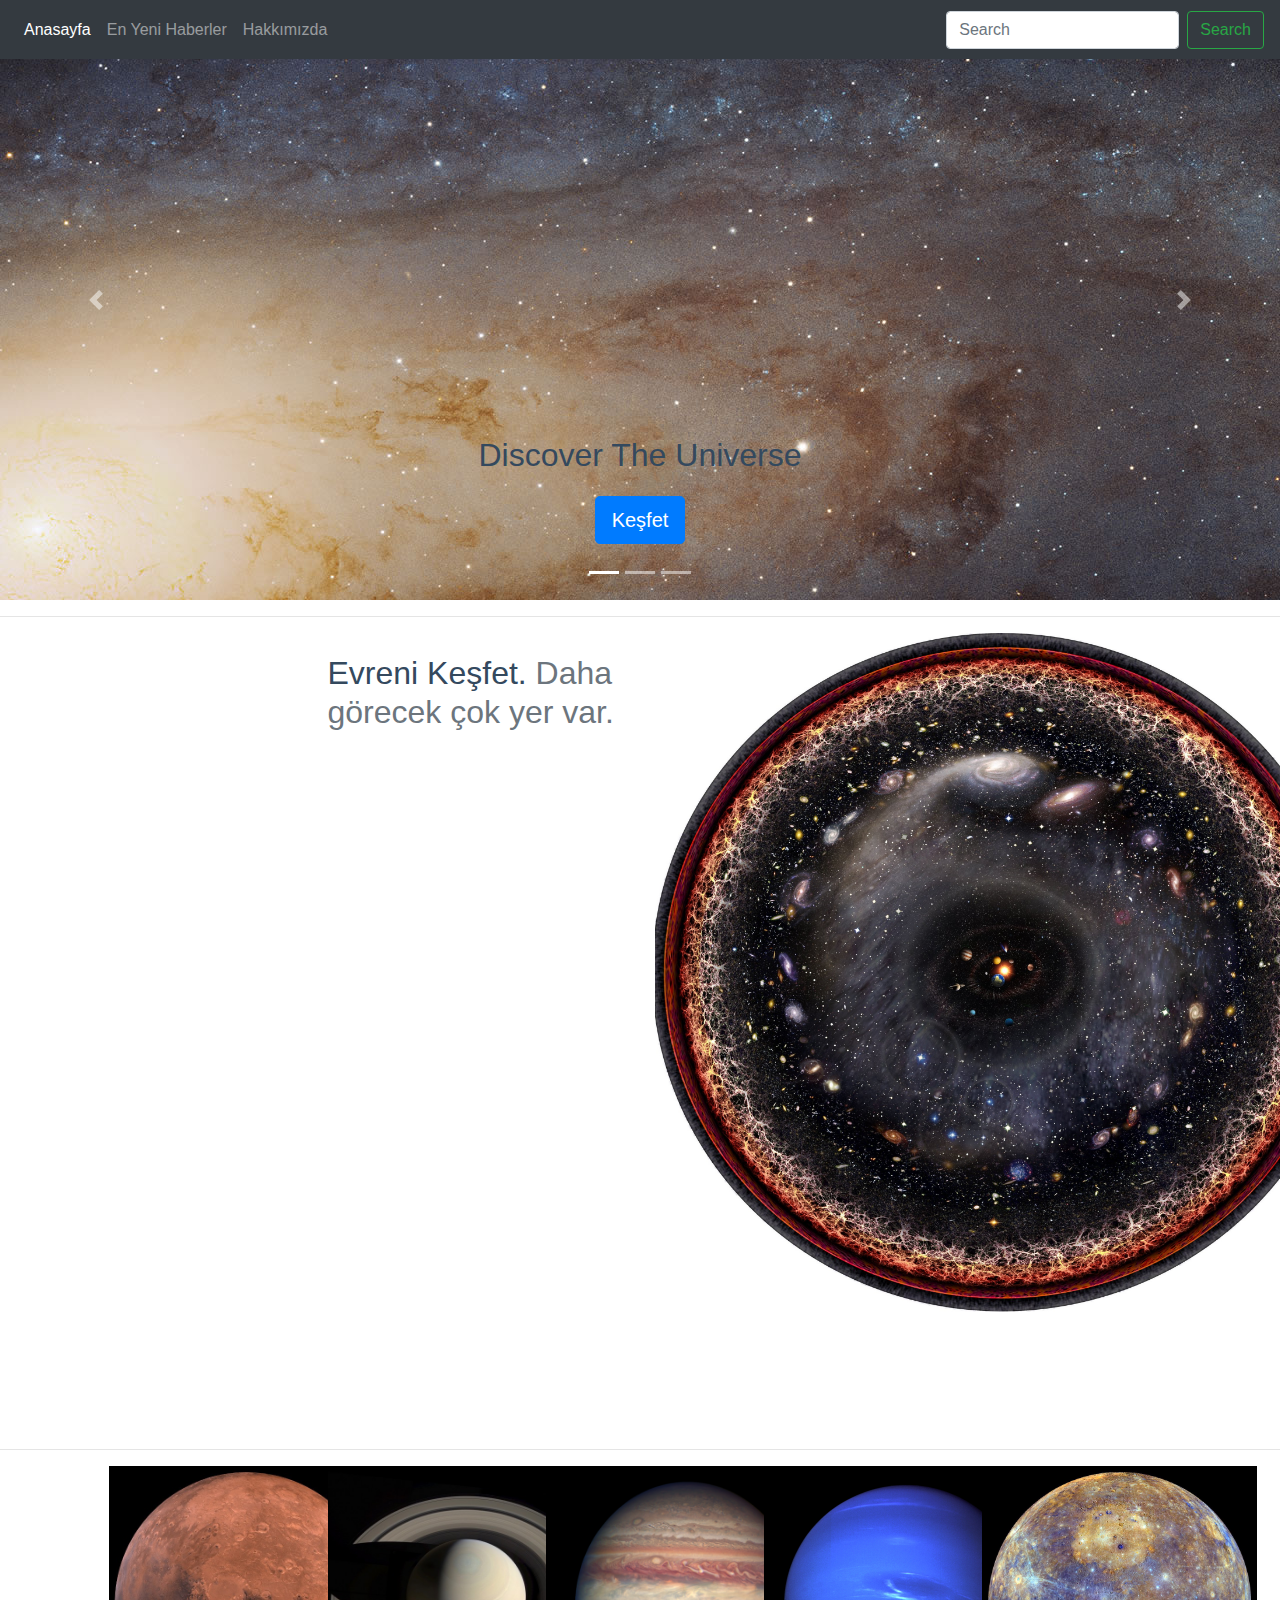
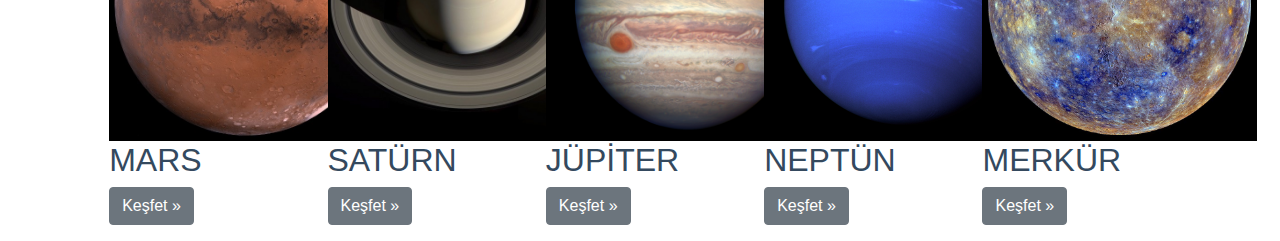
<file: index.html>
<!DOCTYPE html>
<html>
<head>
<meta charset="utf-8" />
<meta http-equiv="X-UA-Compatible" content="IE=edge">
<title>Anasayfa</title>
<meta name="viewport" content="width=device-width, initial-scale=1">
<link rel="stylesheet" href="css1/bootstrap.css" />
<link rel="stylesheet" href="css1/bootstrap.min.css" />
<link rel="stylesheet" href="css/pure.css" />
<link rel="stylesheet" href="css/marketing.css" />
<script src="https://ajax.googleapis.com/ajax/libs/jquery/2.1.4/jquery.min.js"></script>
<script src="js1/bootstrap.js"></script>
<script src="js1/bootstrap.min.js"></script>
</head>
<body>

  <!-- Site Giriş Başlık -->
  <header>
      <nav class="navbar navbar-expand-md navbar-dark fixed-top  bg-dark    ">
        <button class="navbar-toggler" type="button" data-toggle="collapse" data-target="#navbarCollapse" aria-controls="navbarCollapse" aria-expanded="false" aria-label="Toggle navigation">
        </button>
        <div class="collapse navbar-collapse justify-content-center " id="navbarCollapse">
          <ul class="navbar-nav mr-auto  ">
            <li class="nav-item active  justify-content-center">
              <a class="nav-link" href="index.html">Anasayfa <span class="sr-only">(current)</span></a>
            <li class="nav-item">
              <a class="nav-link" href="news.html">En Yeni Haberler</a>
            </li>
            <li class="nav-item">
              <a class="nav-link" href="hakkımda.html">Hakkımızda</a>
            </li>
  
          </ul>
          <form class="form-inline mt-2 mt-md-0">
            <input class="form-control mr-sm-2" type="text" placeholder="Search" aria-label="Search">
            <button class="btn btn-outline-success my-2 my-sm-0" type="submit">Search</button>

          </form>
        </div>
      </nav>
    </header>
  <!-- Site Slider Kısmı -->
  <main role="main">
    <div id="myCarousel" class="carousel slide" data-ride="carousel">
      <ol class="carousel-indicators">
        <li data-target="#myCarousel" data-slide-to="0" class="active"></li>
        <li data-target="#myCarousel" data-slide-to="1"></li>
        <li data-target="#myCarousel" data-slide-to="2"></li>
      </ol>
      <div class="carousel-inner">
        <div class="carousel-item active">
          <img src="images/HD-Panoramic-View-of-the-Andromeda-Galaxy1900x600.jpg"/>
          <div class="container">
            <div class="carousel-caption">
              <h1>Discover The Universe</h1>
              <p><a class="btn btn-lg btn-primary" href="news.html" role="button">Keşfet</a></p>
            </div>
          </div>
        </div>
        <div class="carousel-item">
            <img src="images/cropped-the-heavens-0211-a-twinkling-star-field-in-black-space-loop_vyckd5xf__F0000-2.png"/>
            <div class="container">
              <div class="carousel-caption">
                <h1>Discover The Universe</h1>
                <p><a class="btn btn-lg btn-primary" href="news2.html" role="button">Keşfet</a></p>
              </div>
            </div>
            </div>
        <div class="carousel-item">
            <img src="images/earth.xbd72c339.jpg"/>
            <div class="container">
              <div class="carousel-caption">
                <h1>Discover The Universe</h1>
                <p><a class="btn btn-lg btn-primary" href="news3.html" role="button">Keşfet</a></p>
              </div>
            </div>
        </div>
      </div>
      <a class="carousel-control-prev" href="#myCarousel" role="button" data-slide="prev">
        <span class="carousel-control-prev-icon" aria-hidden="true"></span>
        <span class="sr-only">Previous</span>
      </a>
      <a class="carousel-control-next" href="#myCarousel" role="button" data-slide="next">
        <span class="carousel-control-next-icon" aria-hidden="true"></span>
        <span class="sr-only">Next</span>
      </a>
    </div>
     <!-- Site Küçük Resim Ve açıklama -->
    <hr class="featurette-divider ">
    
    <div class="row featurette justify-content-center ">
      <div class="col-md-3 justify-content-center">
        <h1 class="featurette-heading">Evreni Keşfet. <span class="text-muted">Daha görecek   çok yer var.</span></h1>
        
      </div>
      <div class="col-md-3 justify-content-center ">
        <img src="map-1.jpg" width="700px" height="800px" />
      </div>
    </div>   
    <hr class="featurette-divider ">
    
    <!-- Popüler Gezegenler -->
    <div class=" row justify-content-center ">
      <div class="col-lg-2 justify-content-center">
        <img src="images/mars1.jpeg"  width="275px" height="275px" />
        <h2>MARS</h2>
        <p><a class="btn btn-secondary" href="mars.html" role="button">Keşfet &raquo;</a></p>
      </div>
      <div class="col-lg-2 justify-content-center">
        <img src="images/saturn12.jpg"  width="275px" height="275px" />
        <h2>SATÜRN</h2>
        <p><a class="btn btn-secondary" href="saturn.html" role="button">Keşfet &raquo;</a></p>
      </div>
      <div class="col-lg-2 justify-content-center">
        <img src="images/jupiter12.png"  width="275px" height="275px" />
        <h2>JÜPİTER</h2>
        <p><a class="btn btn-secondary" href="Jupiter.html" role="button">Keşfet &raquo;</a></p>
      </div>
      <div class="col-lg-2 justify-content-center">
        <img src="images/neptün12.jpg"  width="275px" height="275px" />
        <h2>NEPTÜN</h2>
        <p><a class="btn btn-secondary" href="neptun.html" role="button">Keşfet &raquo;</a></p>
      </div>
      <div class="col-lg-2 justify-content-center">
        <img src="images/merkür12.jpg"  width="275px" height="275px" />
        <h2>MERKÜR</h2>
        <p><a class="btn btn-secondary" href="mercury.html" role="button">Keşfet &raquo;</a></p>
      </div>

    </div>
</body>
</html>
</file>
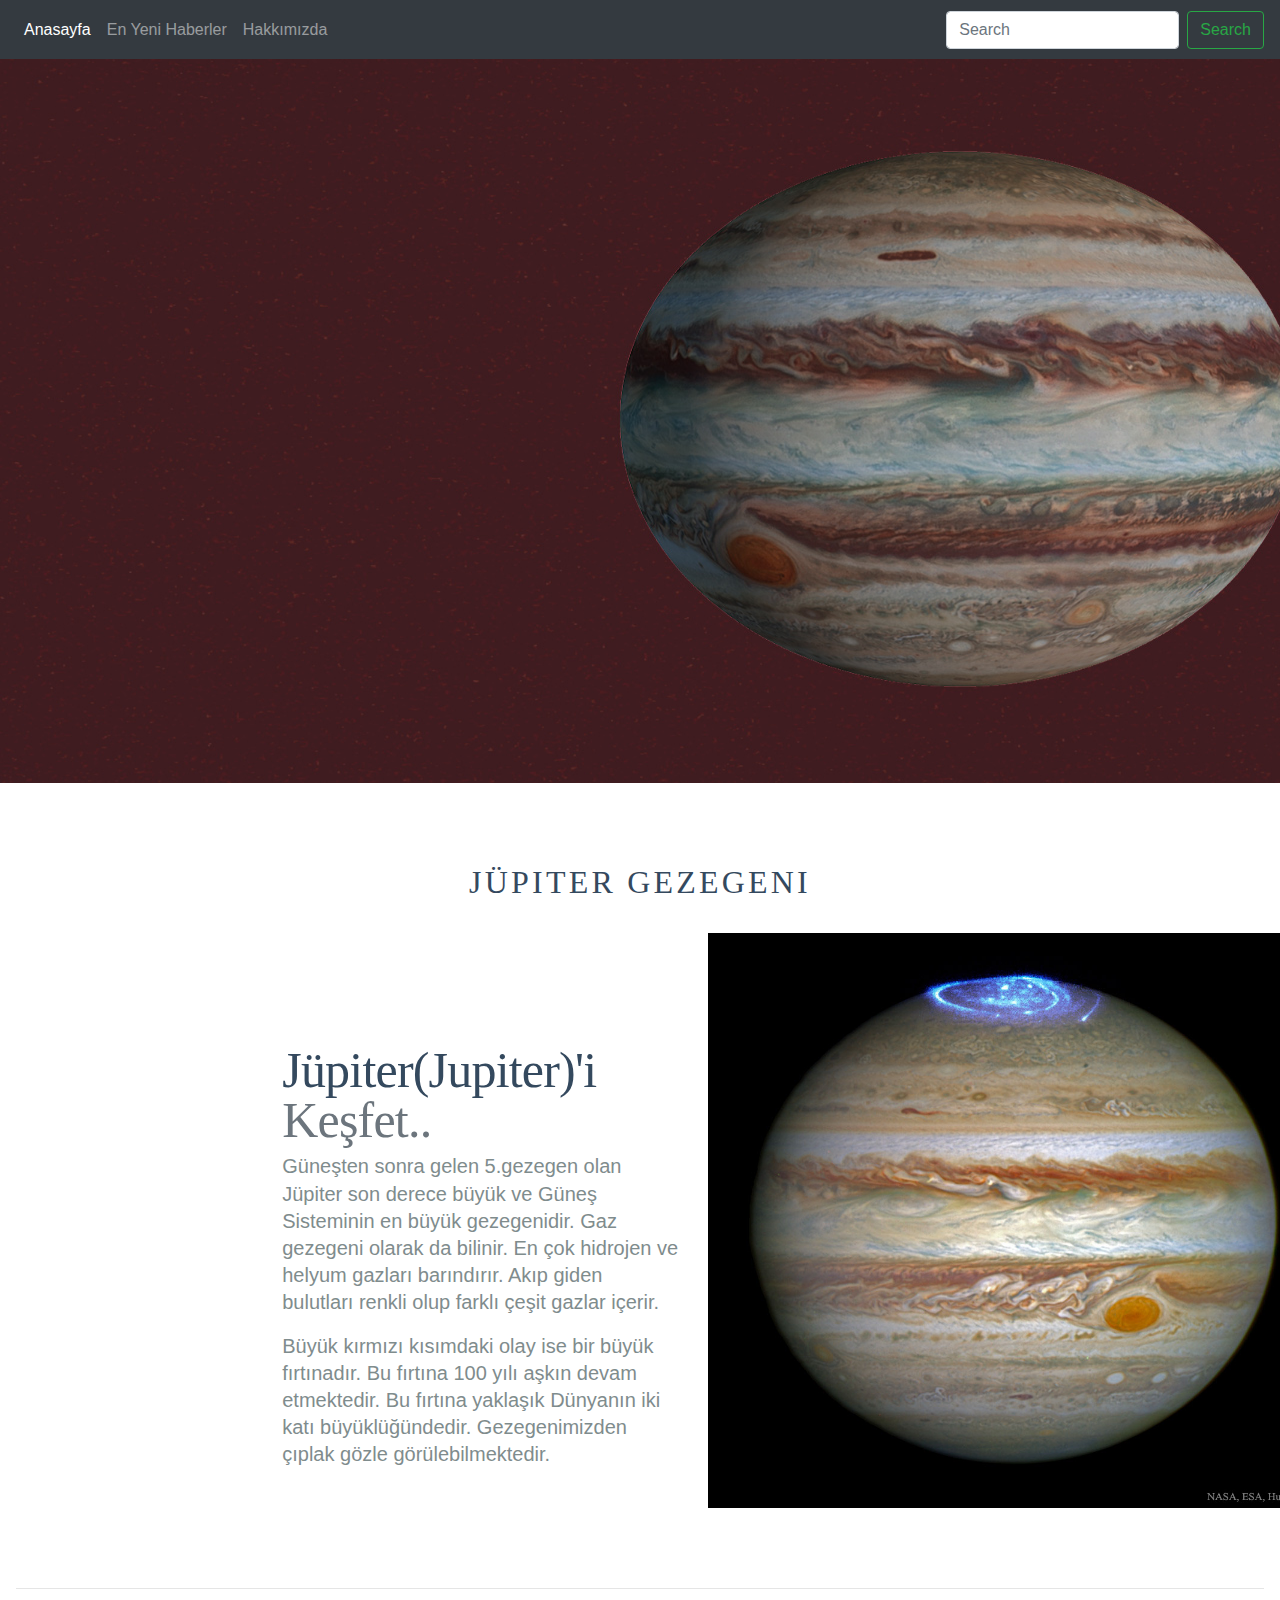
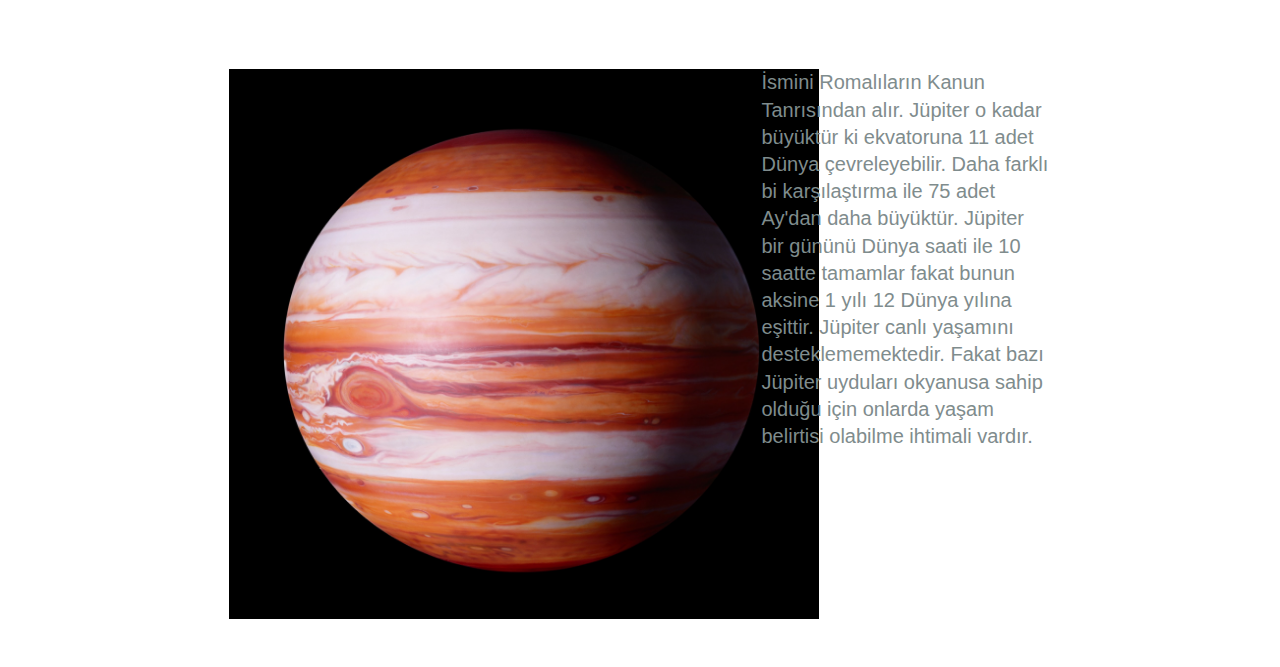
<file: Jupiter.html>
<!DOCTYPE html>
<html>
<head>
    <meta charset="utf-8" />
    <meta http-equiv="X-UA-Compatible" content="IE=edge">
    <title>Jüpiteri Keşfet!</title>
    <meta name="viewport" content="width=device-width, initial-scale=1">
    <link rel="stylesheet" href="css1/bootstrap.css" />
<link rel="stylesheet" href="css1/bootstrap.min.css" />
<link rel="stylesheet" href="css1/bootstrap-carousel.css" />
<link rel="stylesheet" href="css/pure.css" />
<link rel="stylesheet" href="css1/blog.css" />
<link rel="stylesheet" href="css/marketing.css" />
<script src="js1/bootstrap.js"></script>
<script src="js1/bootstrap.min.js"></script>
</head>
<body>
  <!-- Site Giriş Başlık -->
        <header>
                <nav class="navbar navbar-expand-md navbar-dark fixed-top bg-dark  ">
                  <button class="navbar-toggler" type="button" data-toggle="collapse" data-target="#navbarCollapse" aria-controls="navbarCollapse" aria-expanded="false" aria-label="Toggle navigation">
                  </button>
                  <div class="collapse navbar-collapse " id="navbarCollapse">
                    <ul class="navbar-nav mr-auto ">
                      <li class="nav-item active ">
                        <a class="nav-link" href="index.html">Anasayfa <span class="sr-only">(current)</span></a>
                      <li class="nav-item">
                        <a class="nav-link" href="news.html">En Yeni Haberler</a>
                      </li>
                      <li class="nav-item">
                        <a class="nav-link" href="hakkımda.html">Hakkımızda</a>
                      </li>
            
                    </ul>
                    <form class="form-inline mt-2 mt-md-0">
                      <input class="form-control mr-sm-2" type="text" placeholder="Search" aria-label="Search">
                      <button class="btn btn-outline-success my-2 my-sm-0" type="submit">Search</button>

                    </form>
                  </div>
                  
                </nav>
              </header>
    <!--Gezegen Resmi ile sayfaya giriş kısmı -->
        <div class="splash-container">
                        <img src="images/jupiter3.jpg" width="1920" height="850"    />
                    </div>
                </div>
                <hr class="featurette-divider ">
                <!-- Foto ve yazılı bilgi kısmı -->
                <div class="content-wrapper">
                        <div class="content">
                            <h2 class="content-head is-center">Jüpiter Gezegeni</h2>
                            <div class="row featurette justify-content-center ">
                                    <div class="col-md-4 justify-content-center">
                                      <h2 class="featurette-heading">Jüpiter(Jupiter)'i  <span class="text-muted">Keşfet..</span></h2>
                                      <p class="lead">Güneşten sonra gelen 5.gezegen olan Jüpiter son derece büyük ve Güneş Sisteminin en büyük gezegenidir. Gaz gezegeni olarak da bilinir. En çok hidrojen ve helyum gazları barındırır. Akıp giden bulutları renkli olup farklı çeşit gazlar içerir. </p>
                                      <p class="lead">Büyük kırmızı kısımdaki olay ise bir büyük fırtınadır. Bu fırtına 100 yılı aşkın devam etmektedir. Bu fırtına yaklaşık Dünyanın iki katı büyüklüğündedir. Gezegenimizden çıplak gözle görülebilmektedir. </p>

                                    </div>
                                    <div class="col-md-3 justify-content-center ">
                                      <img src="images/jupiter4.jpg" width="600px" height="575px" />
                                    </div>
                                  </div>   

                                  <hr class="featurette-divider ">

                                  <div class="row featurette justify-content-center ">
                                        <div class="col-md-5 justify-content-center ">
                                          <img src="images/jupiter6.jpg" width="590px" height="550px" />
                                        </div>
                                        <div class="col-md-3 justify-content-center">
                                                <p class="lead">İsmini Romalıların Kanun Tanrısından alır. Jüpiter o kadar büyüktür ki ekvatoruna 11 adet Dünya çevreleyebilir. Daha farklı bi karşılaştırma ile 75 adet Ay'dan daha büyüktür. Jüpiter bir gününü Dünya saati ile 10 saatte tamamlar fakat bunun aksine 1 yılı 12 Dünya yılına eşittir. Jüpiter canlı yaşamını desteklememektedir. Fakat bazı Jüpiter uyduları okyanusa sahip olduğu için onlarda yaşam belirtisi olabilme ihtimali vardır.</p>
                                              </div>
                                      </div>   

                                  
                                    

                                
                       
</body>
</html>
</file>
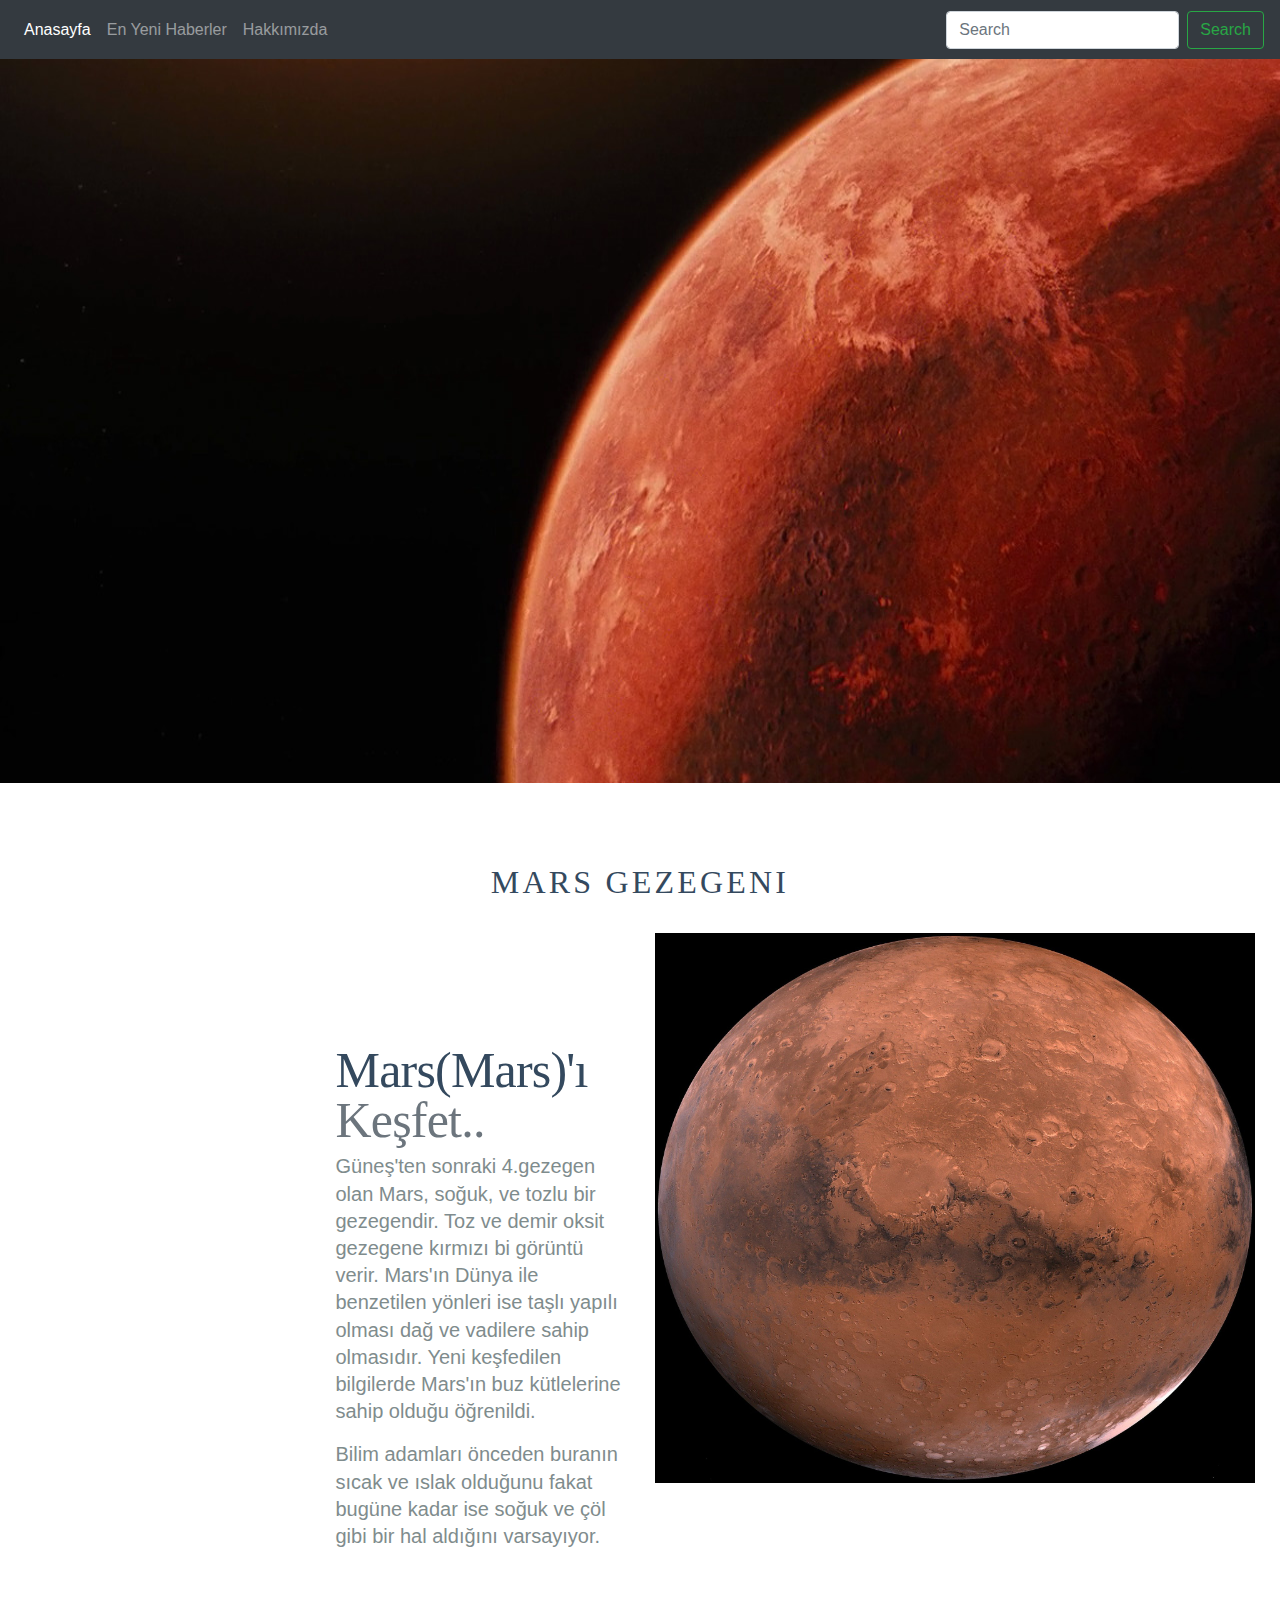
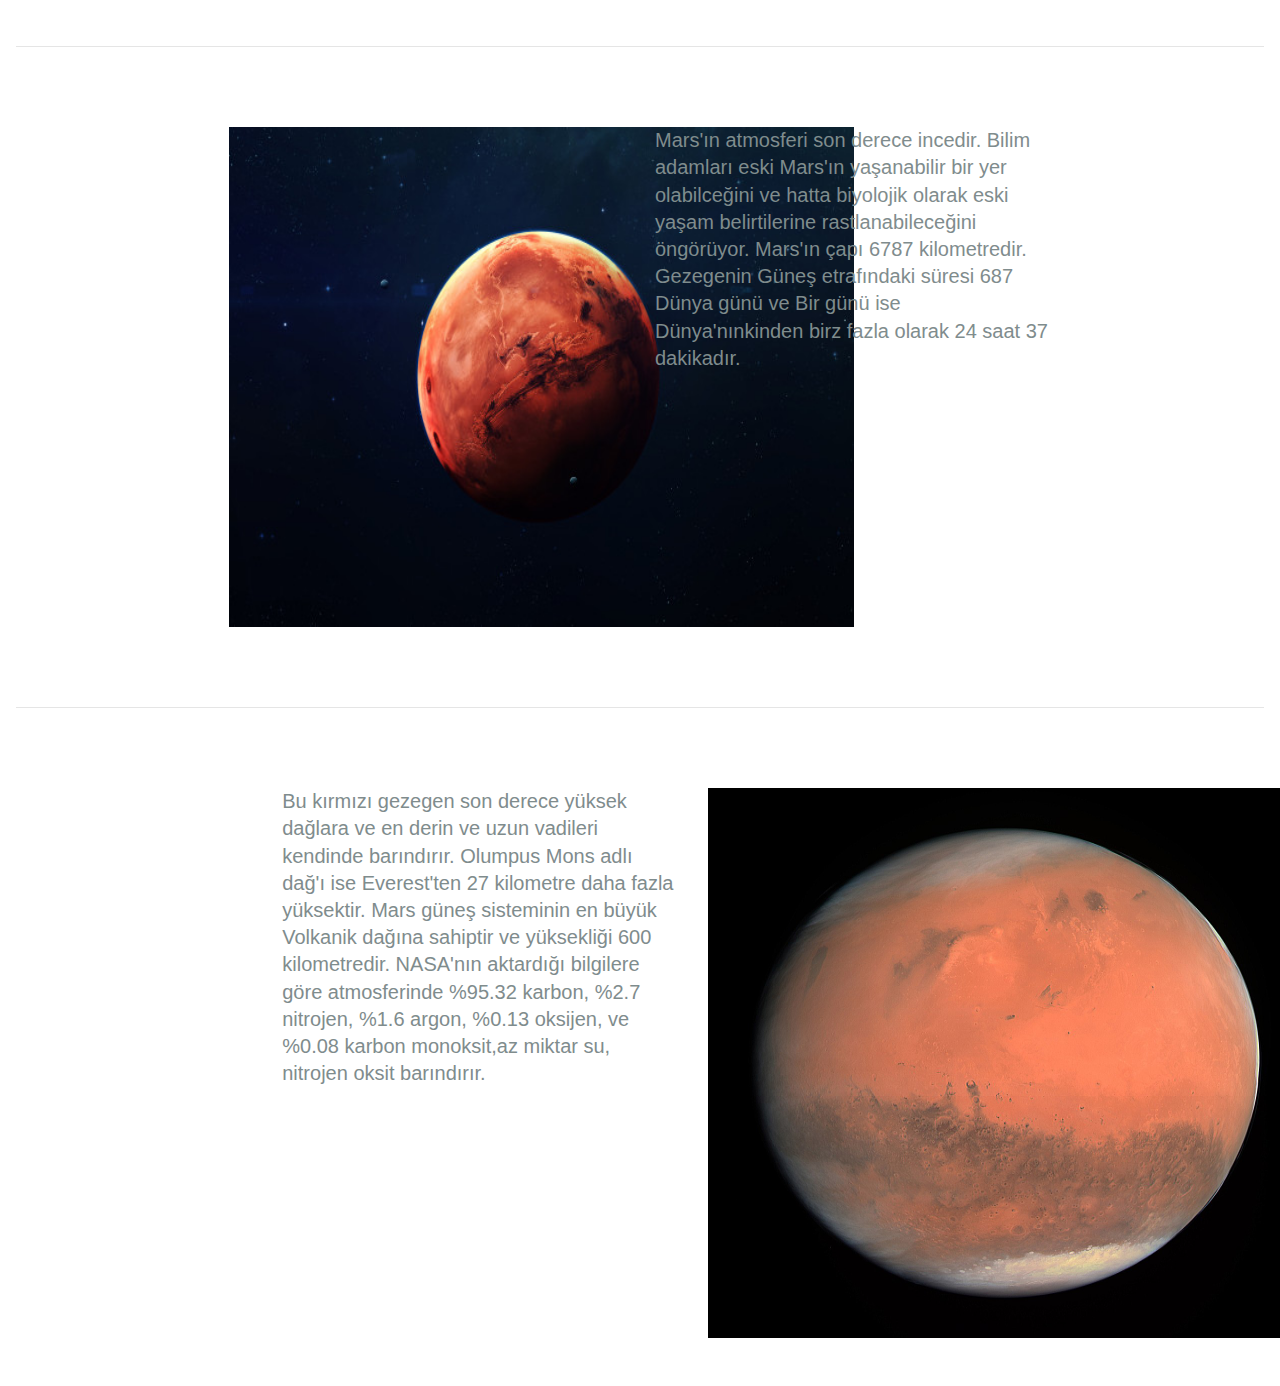
<file: mars.html>
<!DOCTYPE html>
<html>
<head>
    <meta charset="utf-8" />
    <meta http-equiv="X-UA-Compatible" content="IE=edge">
    <title>Mars'ı Keşfet!</title>
    <meta name="viewport" content="width=device-width, initial-scale=1">
    <link rel="stylesheet" href="css1/bootstrap.css" />
<link rel="stylesheet" href="css1/bootstrap.min.css" />
<link rel="stylesheet" href="css1/bootstrap-carousel.css" />
<link rel="stylesheet" href="css/pure.css" />
<link rel="stylesheet" href="css1/blog.css" />
<link rel="stylesheet" href="css/marketing.css" />
<script src="js1/bootstrap.js"></script>
<script src="js1/bootstrap.min.js"></script>
</head>
<body>
  <!-- Site Giriş Başlık -->
        <header>
                <nav class="navbar navbar-expand-md navbar-dark fixed-top bg-dark  ">
                  <button class="navbar-toggler" type="button" data-toggle="collapse" data-target="#navbarCollapse" aria-controls="navbarCollapse" aria-expanded="false" aria-label="Toggle navigation">
                  </button>
                  <div class="collapse navbar-collapse " id="navbarCollapse">
                    <ul class="navbar-nav mr-auto ">
                      <li class="nav-item active ">
                        <a class="nav-link" href="index.html">Anasayfa <span class="sr-only">(current)</span></a>
                      <li class="nav-item">
                        <a class="nav-link" href="news.html">En Yeni Haberler</a>
                      </li>
                      <li class="nav-item">
                        <a class="nav-link" href="hakkımda.html">Hakkımızda</a>
                      </li>
            
                    </ul>
                    <form class="form-inline mt-2 mt-md-0">
                      <input class="form-control mr-sm-2" type="text" placeholder="Search" aria-label="Search">
                      <button class="btn btn-outline-success my-2 my-sm-0" type="submit">Search</button>

                    </form>
                  </div>
                  
                </nav>
              </header>
    <!--Gezegen Resmi ile sayfaya giriş kısmı -->
        <div class="splash-container">
                        <img src="images/johncarter1.jpg" width="1920" height="850"    />
                    </div>
                </div>
                <hr class="featurette-divider ">
                <!-- Foto ve yazılı bilgi kısmı -->
                <div class="content-wrapper">
                        <div class="content">
                            <h2 class="content-head is-center">Mars Gezegeni</h2>
                            <div class="row featurette justify-content-center ">
                                    <div class="col-md-3 justify-content-center">
                                      <h2 class="featurette-heading">Mars(Mars)'ı <span class="text-muted">Keşfet..</span></h2>
                                      <p class="lead">Güneş'ten sonraki 4.gezegen olan Mars, soğuk, ve tozlu bir gezegendir. Toz ve demir oksit gezegene kırmızı bi görüntü verir. Mars'ın Dünya ile benzetilen yönleri ise taşlı yapılı olması dağ ve vadilere sahip olmasıdır. Yeni keşfedilen bilgilerde Mars'ın buz kütlelerine sahip olduğu öğrenildi. </p>
                                      <p class="lead">Bilim adamları önceden buranın sıcak ve ıslak olduğunu fakat bugüne kadar  ise soğuk ve çöl gibi bir hal aldığını varsayıyor.</p>

                                    </div>
                                    <div class="col-md-3 justify-content-center ">
                                      <img src="images/5-mars.jpg" width="600px" height="550px" />
                                    </div>
                                  </div>   

                                  <hr class="featurette-divider ">

                                  <div class="row featurette justify-content-center ">
                                        <div class="col-md-4 justify-content-center ">
                                          <img src="images/shutterstock_508294351.jpg" width="625px" height="500px" />
                                        </div>
                                        <div class="col-md-4 justify-content-center">
                                                <p class="lead">Mars'ın atmosferi son derece incedir. Bilim adamları eski Mars'ın yaşanabilir bir yer olabilceğini ve hatta  biyolojik olarak eski yaşam belirtilerine rastlanabileceğini öngörüyor. Mars'ın çapı 6787 kilometredir. Gezegenin Güneş etrafındaki süresi 687 Dünya günü ve Bir günü ise Dünya'nınkinden birz fazla olarak 24 saat 37 dakikadır.  </p>
                                              </div>
                                      </div>   

                                      <hr class="featurette-divider ">
                                      <div class="row featurette justify-content-center ">
                                            <div class="col-md-4 justify-content-center">
                                              <p class="lead">Bu kırmızı gezegen son derece yüksek dağlara ve en derin  ve uzun vadileri kendinde barındırır. Olumpus Mons adlı dağ'ı ise Everest'ten 27 kilometre daha fazla yüksektir. Mars güneş sisteminin en büyük Volkanik dağına sahiptir ve yüksekliği 600 kilometredir. NASA'nın aktardığı bilgilere göre atmosferinde %95.32 karbon, %2.7 nitrojen, %1.6 argon, %0.13 oksijen, ve %0.08 karbon monoksit,az miktar su, nitrojen oksit barındırır.  </p>
                                            </div>
                                            <div class="col-md-3 justify-content-center ">
                                              <img src="images/1200px-OSIRIS_Mars_true_color.jpg" width="600px" height="550px" />
                                            </div>
                                          </div>   
                                          


                                
                       
</body>
</html>
</file>
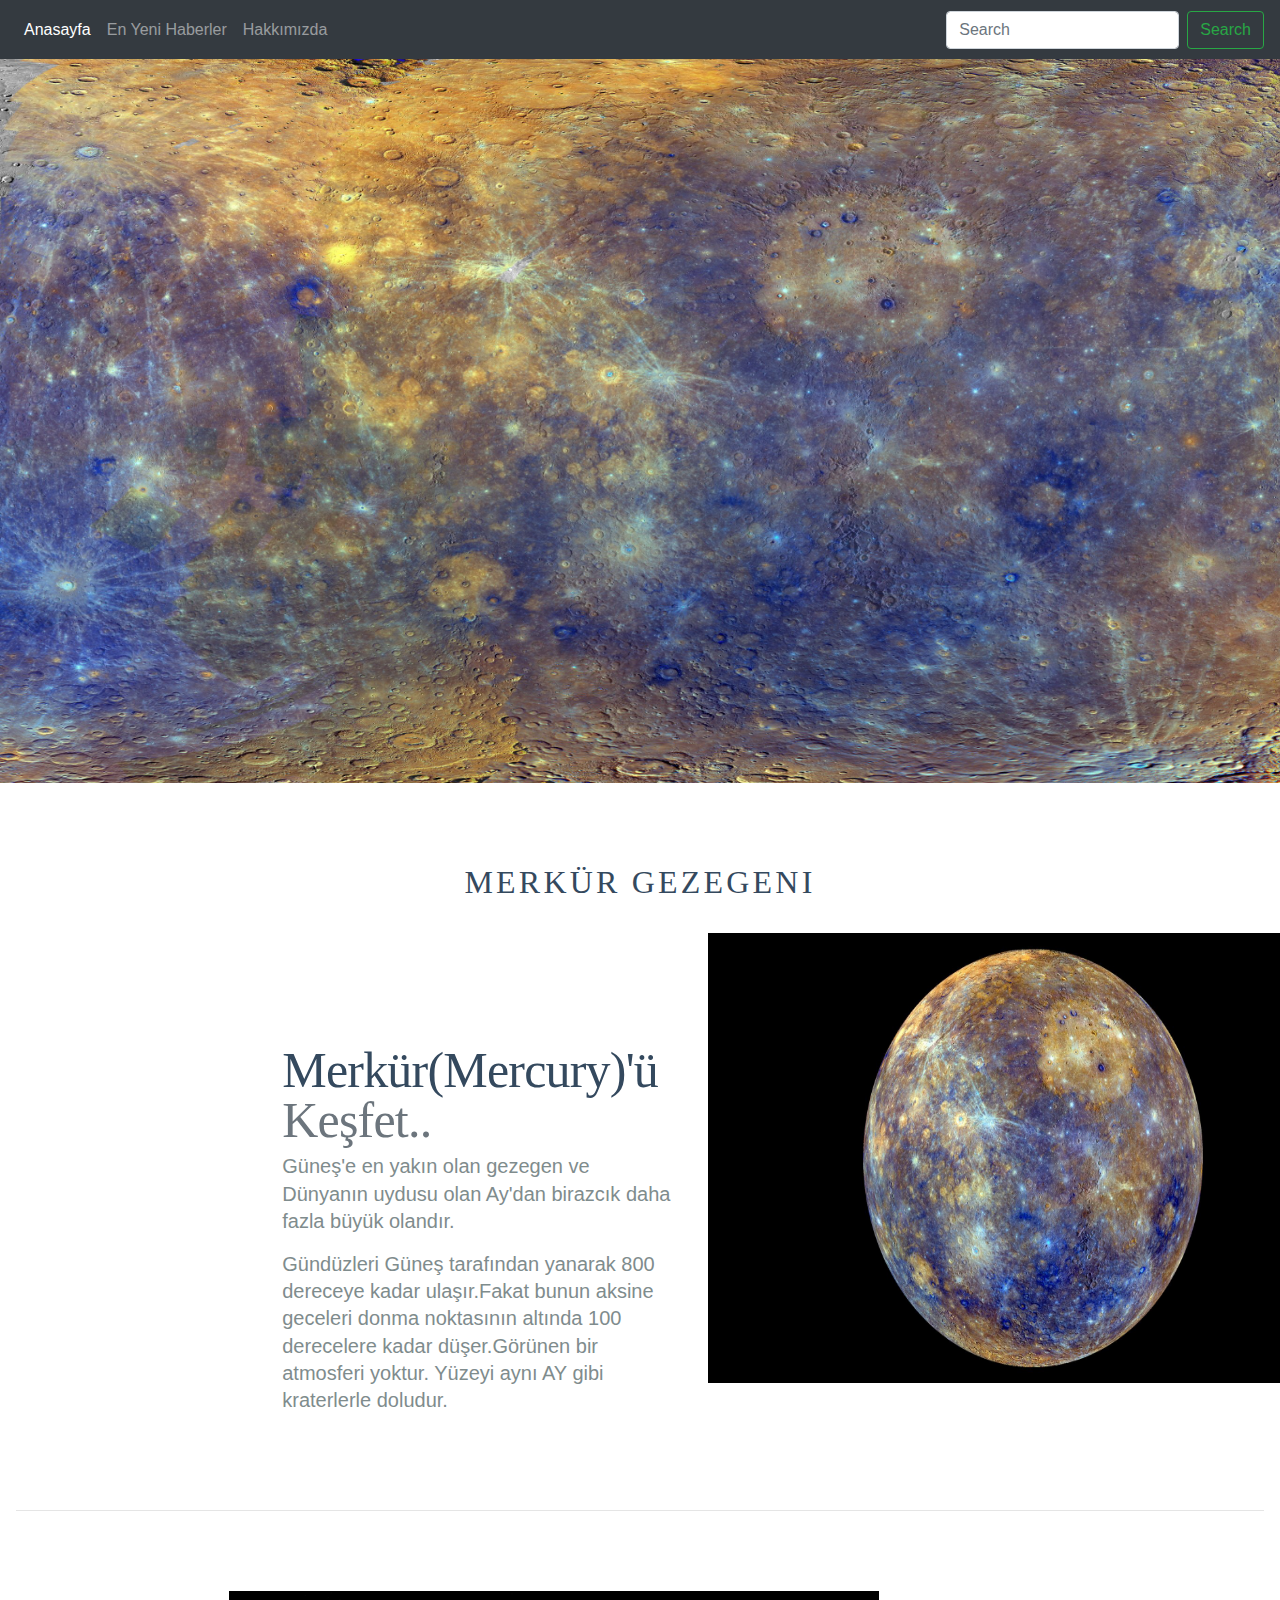
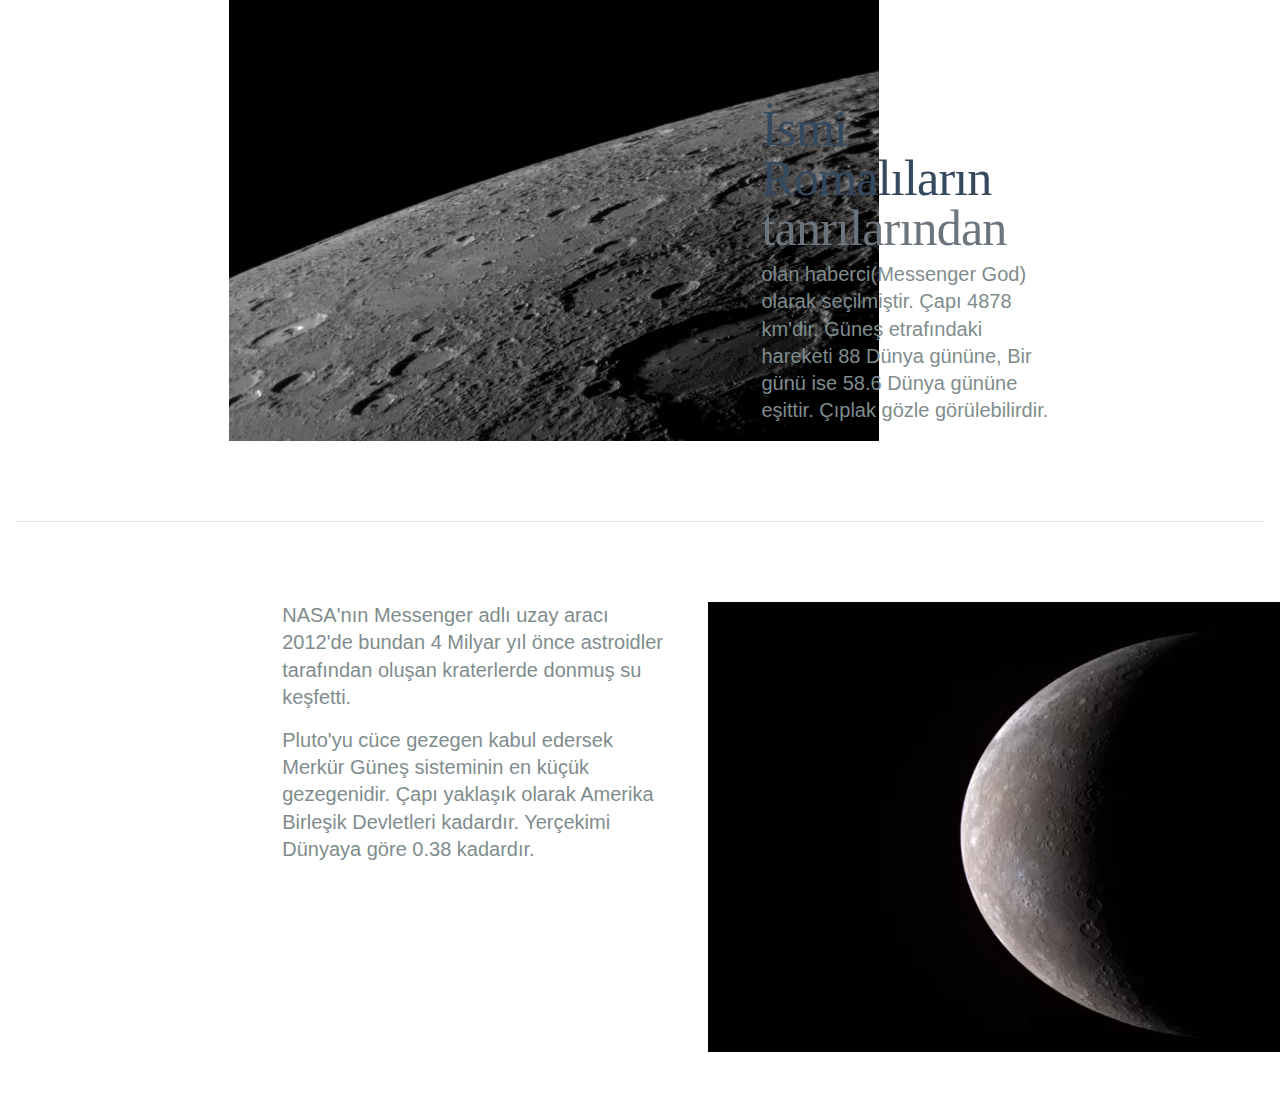
<file: mercury.html>
<!DOCTYPE html>
<html>
<head>
    <meta charset="utf-8" />
    <meta http-equiv="X-UA-Compatible" content="IE=edge">
    <title>Merkür'ü Keşfet!</title>
    <meta name="viewport" content="width=device-width, initial-scale=1">
    <link rel="stylesheet" href="css1/bootstrap.css" />
<link rel="stylesheet" href="css1/bootstrap.min.css" />
<link rel="stylesheet" href="css1/bootstrap-carousel.css" />
<link rel="stylesheet" href="css/pure.css" />
<link rel="stylesheet" href="css1/blog.css" />
<link rel="stylesheet" href="css/marketing.css" />
<script src="js1/bootstrap.js"></script>
<script src="js1/bootstrap.min.js"></script>
</head>
<body>
  <!-- Site Giriş Başlık -->
        <header>
                <nav class="navbar navbar-expand-md navbar-dark fixed-top bg-dark  ">
                  <button class="navbar-toggler" type="button" data-toggle="collapse" data-target="#navbarCollapse" aria-controls="navbarCollapse" aria-expanded="false" aria-label="Toggle navigation">
                  </button>
                  <div class="collapse navbar-collapse " id="navbarCollapse">
                    <ul class="navbar-nav mr-auto ">
                      <li class="nav-item active ">
                        <a class="nav-link" href="index.html">Anasayfa <span class="sr-only">(current)</span></a>
                      <li class="nav-item">
                        <a class="nav-link" href="news.html">En Yeni Haberler</a>
                      </li>
                      <li class="nav-item">
                        <a class="nav-link" href="hakkımda.html">Hakkımızda</a>
                      </li>
            
                    </ul>
                    <form class="form-inline mt-2 mt-md-0">
                      <input class="form-control mr-sm-2" type="text" placeholder="Search" aria-label="Search">
                      <button class="btn btn-outline-success my-2 my-sm-0" type="submit">Search</button>

                    </form>
                  </div>
                  
                </nav>
              </header>
    <!--Gezegen Resmi ile sayfaya giriş kısmı -->
        <div class="splash-container">
                        <img src="images/enhancedcolor_over_completebasemap.jpg" width="1920" height="850"    />
                    </div>
                </div>
                <hr class="featurette-divider ">
                <!-- Foto ve yazılı bilgi kısmı -->
                <div class="content-wrapper">
                        <div class="content">
                            <h2 class="content-head is-center">Merkür Gezegeni</h2>
                            <div class="row featurette justify-content-center ">
                                    <div class="col-md-4 justify-content-center">
                                      <h2 class="featurette-heading">Merkür(Mercury)'ü <span class="text-muted">Keşfet..</span></h2>
                                      <p class="lead">Güneş'e en yakın olan gezegen ve Dünyanın uydusu olan Ay'dan birazcık daha fazla büyük olandır.</p>
                                      <p class="lead">Gündüzleri Güneş tarafından yanarak 800 dereceye kadar ulaşır.Fakat bunun aksine geceleri donma noktasının altında 100 derecelere kadar düşer.Görünen bir atmosferi yoktur. Yüzeyi aynı AY gibi kraterlerle doludur. </p>
                                    </div>
                                    <div class="col-md-3 justify-content-center ">
                                      <img src="images/imagemesseng.jpg" width="650px" height="450px" />
                                    </div>
                                  </div>   

                                  <hr class="featurette-divider ">

                                  <div class="row featurette justify-content-center ">
                                        <div class="col-md-5 justify-content-center ">
                                          <img src="images/aHR0cDovL3d3dy5zcGFjZS5jb20vaW1hZ2VzL2kvMDAwLzAwOC80MDYvb3JpZ2luYWwvMTAtbWVyY3VyeS1jb3JlLmpwZw==.webp" width="650px" height="450px" />
                                        </div>
                                        <div class="col-md-3 justify-content-center">
                                                <h3 class="featurette-heading">İsmi Romalıların  <span class="text-muted"> tanrılarından</span></h3>
                                                <p class="lead">olan haberci(Messenger God) olarak seçilmiştir. Çapı 4878 km'dir. Güneş etrafındaki hareketi 88 Dünya gününe, Bir günü ise 58.6 Dünya gününe eşittir. Çıplak gözle görülebilirdir. </p>
                                              </div>
                                      </div>   

                                      <hr class="featurette-divider ">
                                      <div class="row featurette justify-content-center ">
                                            <div class="col-md-4 justify-content-center">
                                              <p class="lead">NASA'nın Messenger adlı uzay aracı 2012'de bundan 4 Milyar yıl önce astroidler tarafından oluşan kraterlerde donmuş su keşfetti. </p>
                                              <p class="lead">Pluto'yu cüce gezegen kabul edersek Merkür Güneş sisteminin en küçük gezegenidir. Çapı yaklaşık olarak Amerika Birleşik Devletleri kadardır. Yerçekimi Dünyaya göre 0.38 kadardır.</p>
                                            </div>
                                            <div class="col-md-3 justify-content-center ">
                                              <img src="images/aHR0cDovL3d3dy5zcGFjZS5jb20vaW1hZ2VzL2kvMDAwLzAwOC80MDUvb3JpZ2luYWwvX2ludHJvLW1lcmN1cnktc2VjcmV0cy5qcGc=.webp" width="600px" height="450px" />
                                            </div>
                                          </div>   
                                          


                                
                       
</body>
</html>
</file>
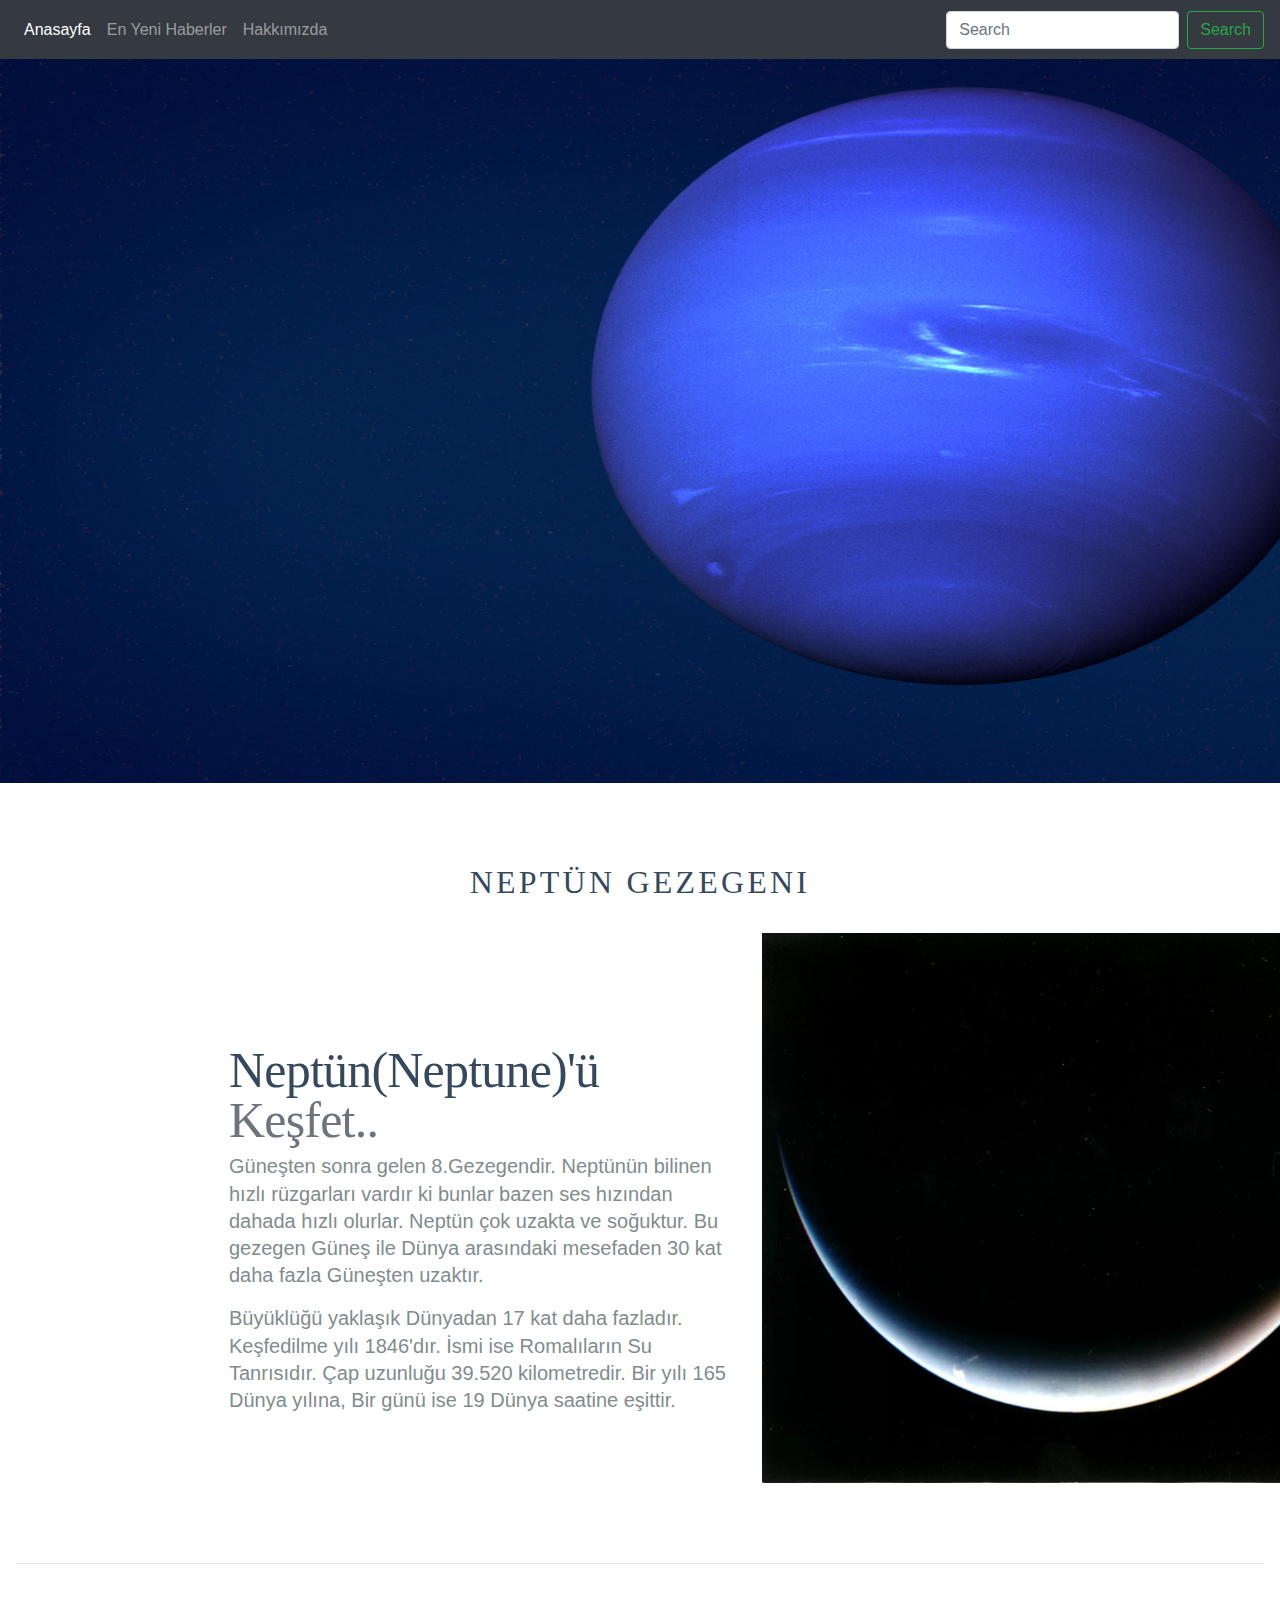
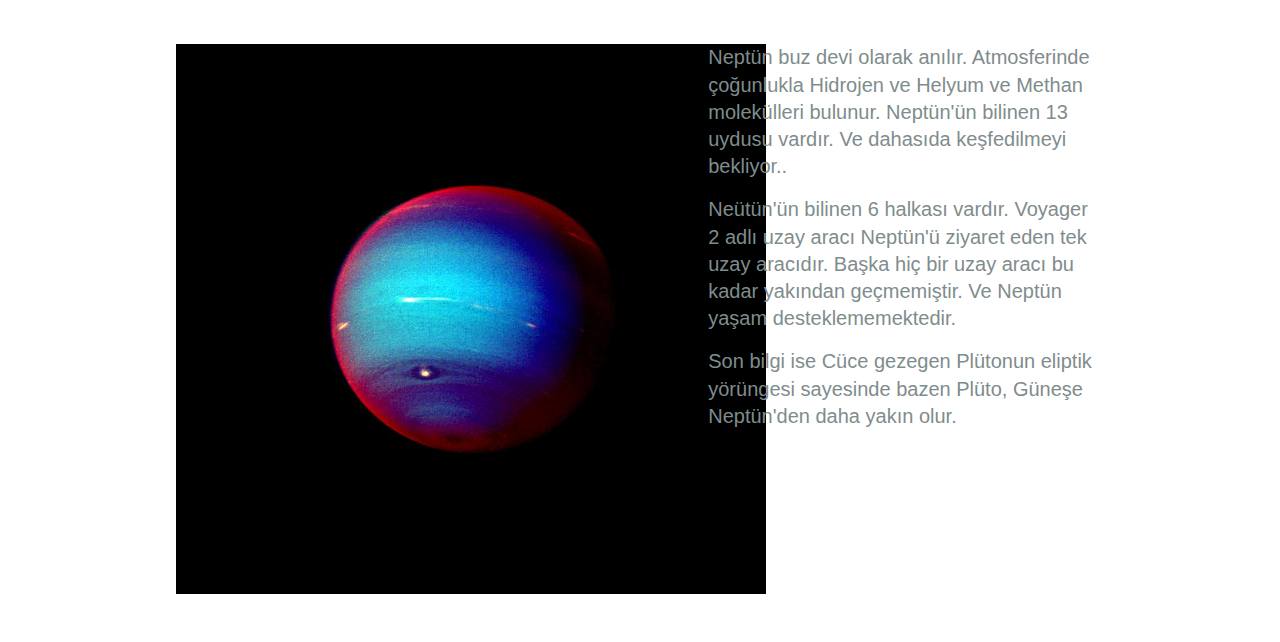
<file: neptun.html>
<!DOCTYPE html>
<html>
<head>
    <meta charset="utf-8" />
    <meta http-equiv="X-UA-Compatible" content="IE=edge">
    <title>Neptün'ü Keşfet!</title>
    <meta name="viewport" content="width=device-width, initial-scale=1">
    <link rel="stylesheet" href="css1/bootstrap.css" />
<link rel="stylesheet" href="css1/bootstrap.min.css" />
<link rel="stylesheet" href="css1/bootstrap-carousel.css" />
<link rel="stylesheet" href="css/pure.css" />
<link rel="stylesheet" href="css1/blog.css" />
<link rel="stylesheet" href="css/marketing.css" />
<script src="js1/bootstrap.js"></script>
<script src="js1/bootstrap.min.js"></script>

</head>
<body>
  <!-- Site Giriş Başlık -->
        <header>
                <nav class="navbar navbar-expand-md navbar-dark fixed-top bg-dark  ">
                  <button class="navbar-toggler" type="button" data-toggle="collapse" data-target="#navbarCollapse" aria-controls="navbarCollapse" aria-expanded="false" aria-label="Toggle navigation">
                  </button>
                  <div class="collapse navbar-collapse " id="navbarCollapse">
                    <ul class="navbar-nav mr-auto ">
                      <li class="nav-item active ">
                        <a class="nav-link" href="index.html">Anasayfa <span class="sr-only">(current)</span></a>
                      <li class="nav-item">
                        <a class="nav-link" href="news.html">En Yeni Haberler</a>
                      </li>
                      <li class="nav-item">
                        <a class="nav-link" href="hakkımda.html">Hakkımızda</a>
                      </li>
            
                    </ul>
                    <form class="form-inline mt-2 mt-md-0">
                      <input class="form-control mr-sm-2" type="text" placeholder="Search" aria-label="Search">
                      <button class="btn btn-outline-success my-2 my-sm-0" type="submit">Search</button>

                    </form>
                  </div>
                  
                </nav>
              </header>
    <!--Gezegen Resmi ile sayfaya giriş kısmı -->
        <div class="splash-container">
                        <img src="images/neptün1.jpg" width="1920" height="850"    />
                    </div>
                </div>
                <hr class="featurette-divider ">
                <!-- Foto ve yazılı bilgi kısmı -->
                <div class="content-wrapper">
                        <div class="content">
                            <h2 class="content-head is-center">Neptün Gezegeni</h2>
                            <div class="row featurette justify-content-center ">
                                    <div class="col-md-5 justify-content-center">
                                      <h2 class="featurette-heading">Neptün(Neptune)'ü <span class="text-muted">Keşfet..</span></h2>
                                      <p class="lead">Güneşten sonra gelen 8.Gezegendir. Neptünün bilinen hızlı rüzgarları vardır ki bunlar bazen ses hızından dahada hızlı olurlar. Neptün çok uzakta ve soğuktur. Bu gezegen Güneş ile Dünya arasındaki mesefaden 30 kat daha fazla Güneşten uzaktır. </p>
                                       <p class="lead">Büyüklüğü yaklaşık Dünyadan 17 kat daha fazladır. Keşfedilme yılı 1846'dır. İsmi ise Romalıların Su Tanrısıdır. Çap uzunluğu 39.520 kilometredir. Bir yılı 165 Dünya yılına, Bir günü ise 19 Dünya saatine eşittir.</p>
                                    </div>
                                    <div class="col-md-3 justify-content-center ">
                                      <img src="images/neptun3.webp" width="630px" height="550px" />
                                    </div>
                                  </div>   

                                  <hr class="featurette-divider ">

                                  <div class="row featurette justify-content-center ">
                                        <div class="col-md-5 justify-content-center ">
                                          <img src="images/neptün3.jpg" width="590px" height="550px" />
                                        </div>
                                        <div class="col-md-4 justify-content-center">
                                            <p class="lead">Neptün buz devi olarak anılır. Atmosferinde çoğunlukla Hidrojen ve Helyum ve Methan molekülleri bulunur. Neptün'ün bilinen 13 uydusu vardır. Ve dahasıda keşfedilmeyi bekliyor..</p>
                                            <p class="lead">Neütün'ün bilinen 6 halkası vardır. Voyager 2 adlı uzay aracı Neptün'ü ziyaret eden tek uzay aracıdır. Başka hiç bir uzay aracı bu kadar yakından geçmemiştir. Ve Neptün yaşam desteklememektedir.</p>
                                            <p class="lead">Son bilgi ise Cüce gezegen Plütonun eliptik yörüngesi sayesinde bazen Plüto, Güneşe Neptün'den daha yakın olur.</p>
                                              </div>
                                      </div>   

            
                                          


                                
                       
</body>
</html>
</file>
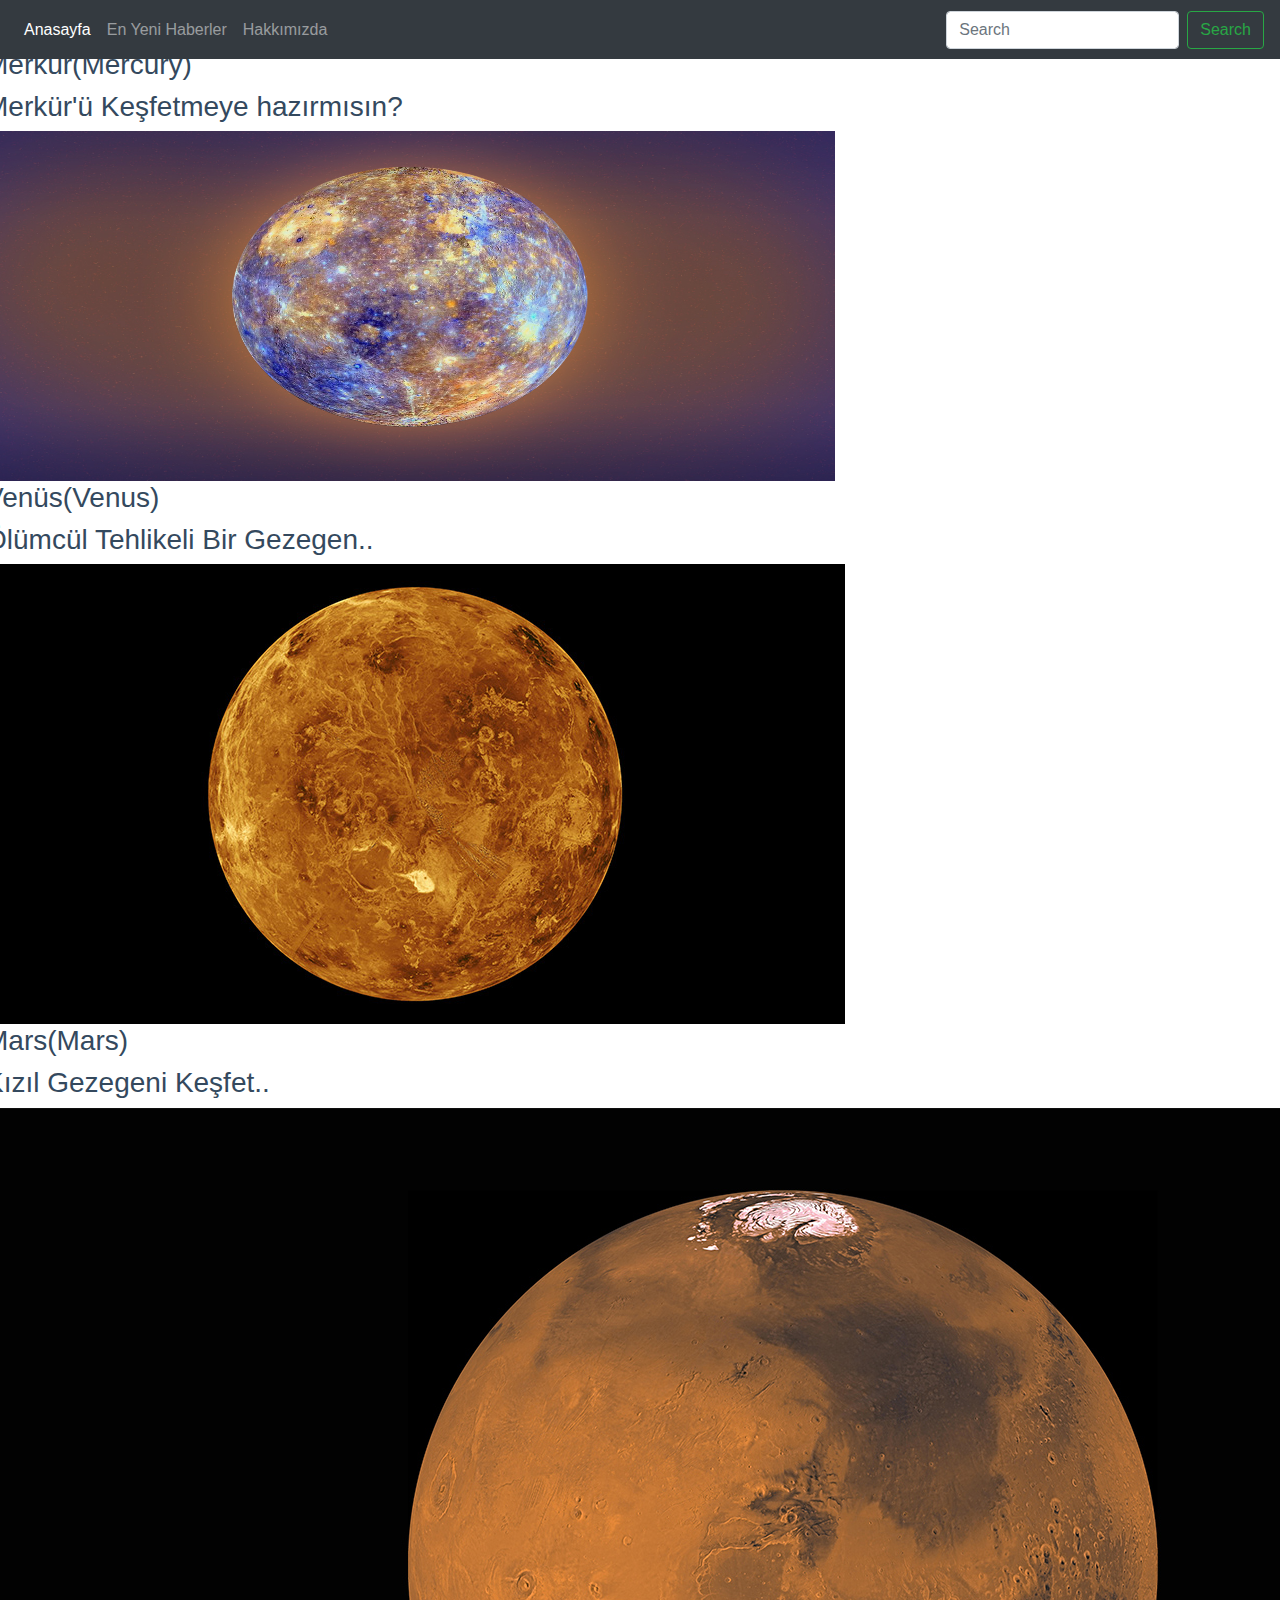
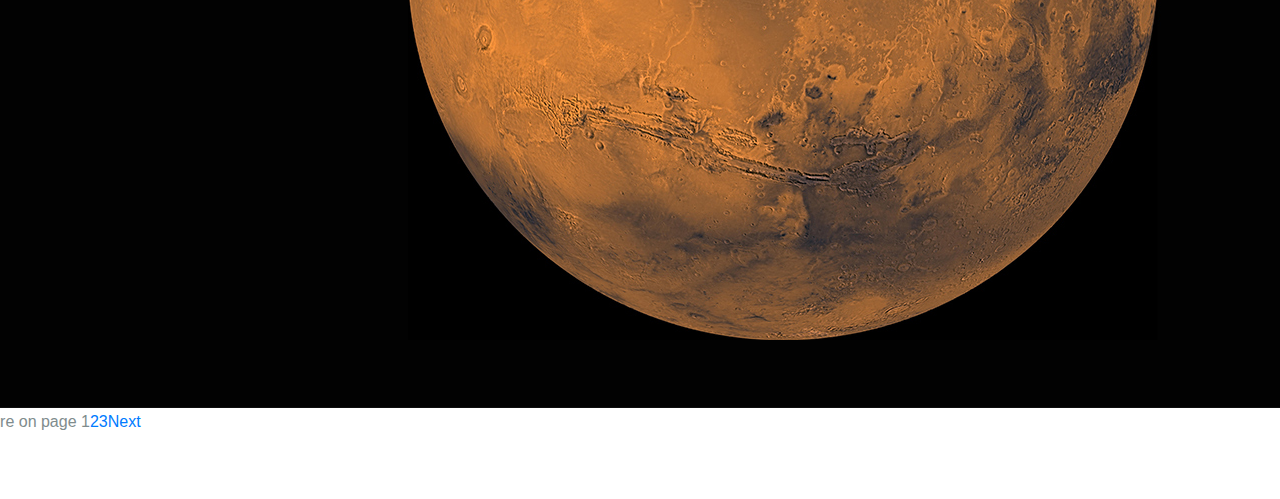
<file: news.html>
<!DOCTYPE html>
<html>
<head>
<meta charset="utf-8" />
<meta http-equiv="X-UA-Compatible" content="IE=edge">
<title>Haberler</title>
<meta name="viewport" content="width=device-width, initial-scale=1">
<link rel="stylesheet" href="css1/bootstrap.css" />
<link rel="stylesheet" href="css1/bootstrap.min.css" />
<link rel="stylesheet" href="css1/bootstrap-carousel.css" />
<link rel="stylesheet" href="css/pure.css" />
<link rel="stylesheet" href="css/marketing.css" />
<link rel="stylesheet" href="https://dhbhdrzi4tiry.cloudfront.net/cdn/sites/foundation.min.css">
<script src="js1/bootstrap.js"></script>
<script src="js1/bootstrap.min.js"></script>
</head>
<body>
  <!-- Site Giriş Başlık -->
        <header>
                <nav class="navbar navbar-expand-md navbar-dark fixed-top bg-dark  ">
                  <button class="navbar-toggler" type="button" data-toggle="collapse" data-target="#navbarCollapse" aria-controls="navbarCollapse" aria-expanded="false" aria-label="Toggle navigation">
                  </button>
                  <div class="collapse navbar-collapse " id="navbarCollapse">
                    <ul class="navbar-nav mr-auto ">
                      <li class="nav-item active ">
                        <a class="nav-link" href="index.html">Anasayfa <span class="sr-only">(current)</span></a>
                      <li class="nav-item">
                        <a class="nav-link" href="news.html">En Yeni Haberler</a>
                      </li>
                      <li class="nav-item">
                        <a class="nav-link" href="hakkımda.html">Hakkımızda</a>
                      </li>
            
                    </ul>
                    <form class="form-inline mt-2 mt-md-0">
                      <input class="form-control mr-sm-2" type="text" placeholder="Search" aria-label="Search">
                      <button class="btn btn-outline-success my-2 my-sm-0" type="submit">Search</button>

                    </form>
                  </div>
                </nav>
              </header>

              <div class="callout large primary"></div>
        <!-- Blog başlıklarının başladıkları yer! -->
        <div class="row" id="content">
                <div class="medium-8 columns">
                <div class="blog-post">
                 <a  href="mercury.html"> <h3>Merkür(Mercury)</h3> </a> 
                 <h3>Merkür'ü Keşfetmeye hazırmısın?</h3>
                <img class="thumbnail" src="images/2_feature_1600x900_mercury.jpg" width="850px" height="350px">
                
                </div>
                <div class="blog-post">
                    <a  href="venus.html"> <h3>Venüs(Venus)</h3> </a> 
                    <h3>Ölümcül Tehlikeli Bir Gezegen..</h3>
                <img class="thumbnail" src="images/073117_AY_venus_main_free.jpg">
                </div>
                <div class="blog-post">
                    <a  href="mars.html"> <h3>Mars(Mars)</h3> </a> 
                    <h3>Kızıl Gezegeni Keşfet..</h3>
                <img class="thumbnail" src="images/PIA00407-16.jpg">
                </div>
                </div>
               
                <!-- Alt kısım  site sayfa sayı kısmı -->
                <div class="row column">
                <ul class="pagination" role="navigation" aria-label="Pagination">
                <li class="current"><span class="show-for-sr">You're on page</span> 1</li>
                <li><a href="news2.html" aria-label="Page 2">2</a></li>
                <li><a href="news3.html" aria-label="Page 3">3</a></li>
                <li class="ellipsis"></li>
                <li><a href="news2.html" aria-label="Next page">Next</a></li>
                </ul>
                </div>
                <script src="https://code.jquery.com/jquery-2.1.4.min.js"></script>
                <script src="https://dhbhdrzi4tiry.cloudfront.net/cdn/sites/foundation.js"></script>
                <script>
                      $(document).foundation();
                    </script>

    </body>
</html>
</file>
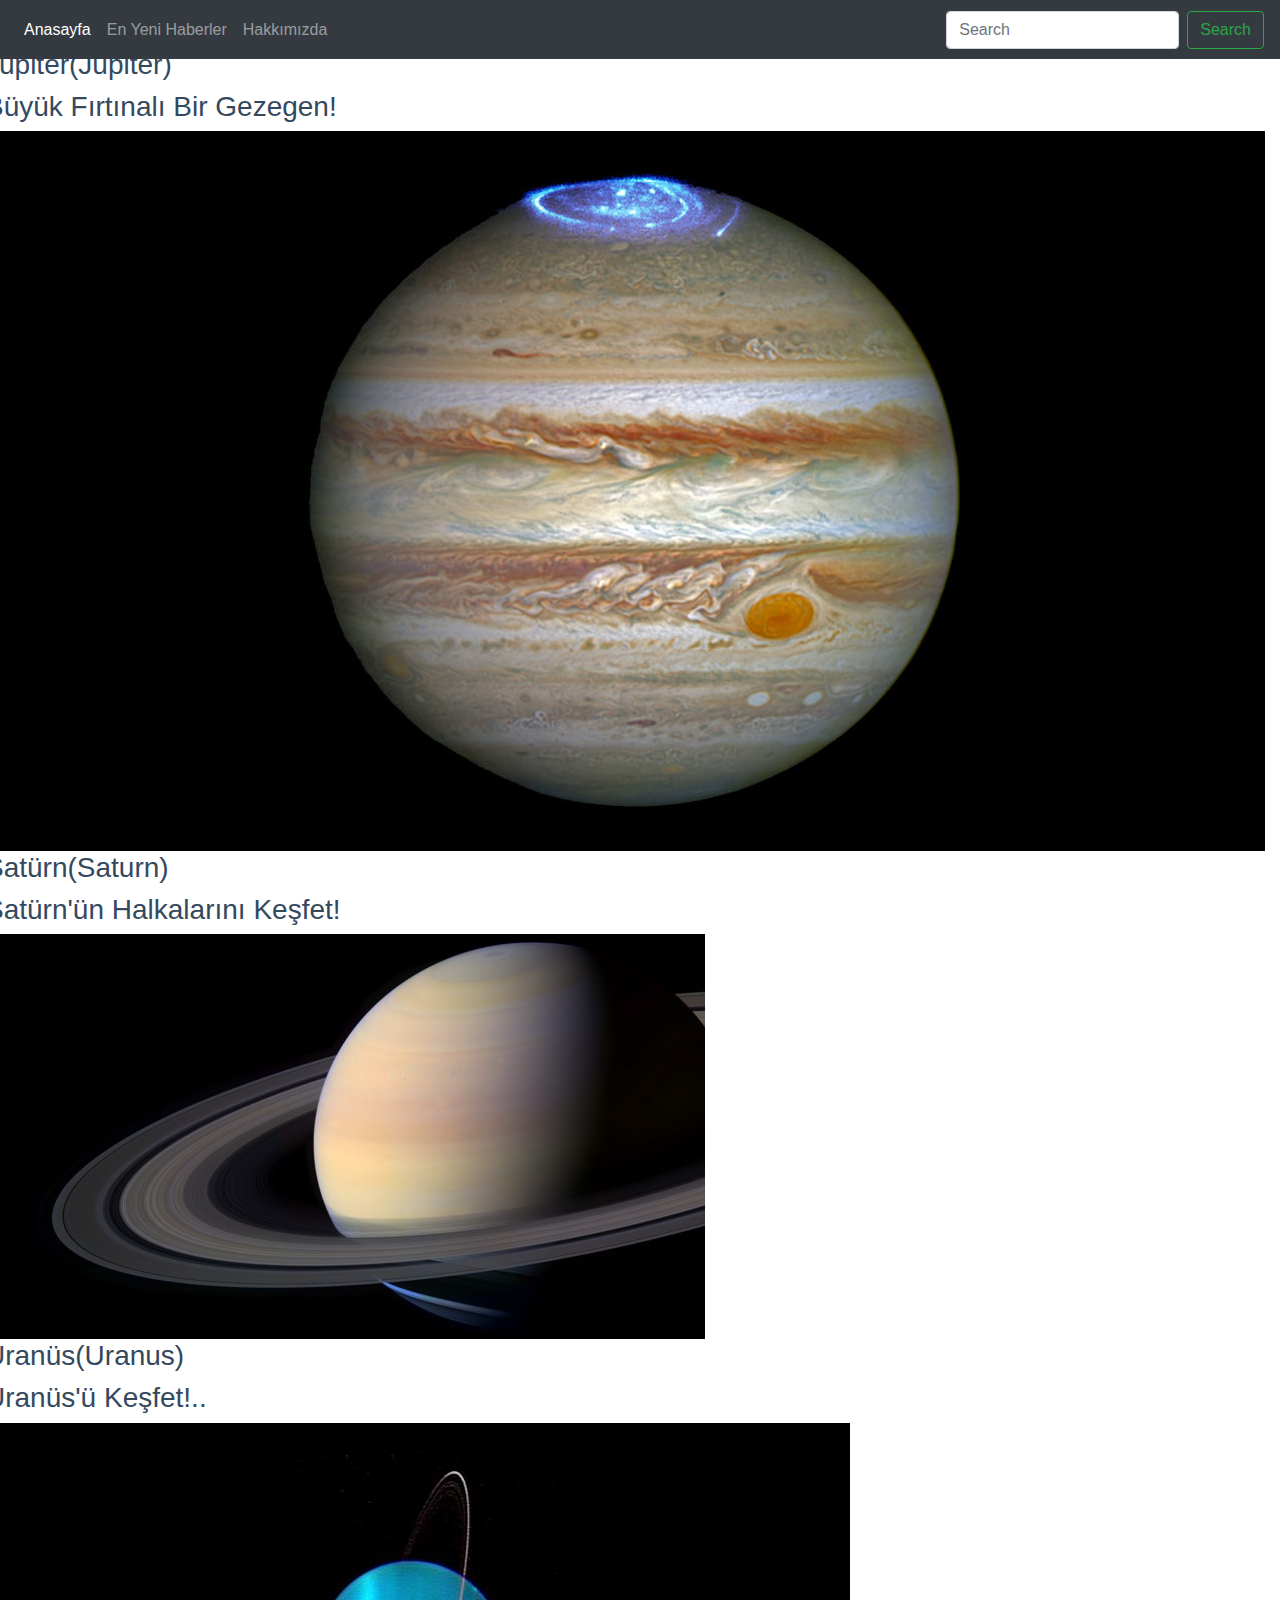
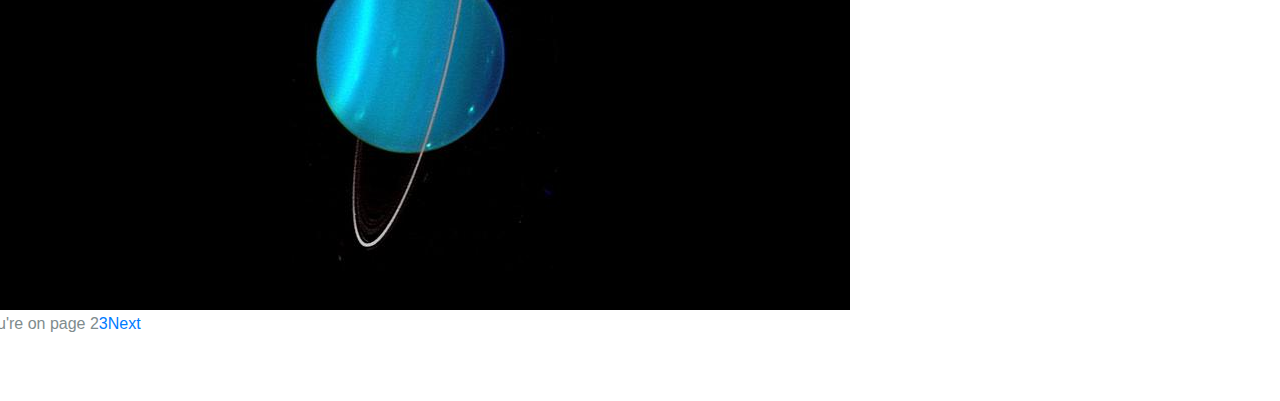
<file: news2.html>
<!DOCTYPE html>
<html>
<head>
<meta charset="utf-8" />
<meta http-equiv="X-UA-Compatible" content="IE=edge">
<title>Haberler</title>
<meta name="viewport" content="width=device-width, initial-scale=1">
<link rel="stylesheet" href="css1/bootstrap.css" />
<link rel="stylesheet" href="css1/bootstrap.min.css" />
<link rel="stylesheet" href="css1/bootstrap-carousel.css" />
<link rel="stylesheet" href="css/pure.css" />
<link rel="stylesheet" href="css/marketing.css" />
<link rel="stylesheet" href="https://dhbhdrzi4tiry.cloudfront.net/cdn/sites/foundation.min.css">
<script src="js1/bootstrap.js"></script>
<script src="js1/bootstrap.min.js"></script>
</head>
<body>
  <!-- Site Giriş Başlık -->
        <header>
                <nav class="navbar navbar-expand-md navbar-dark fixed-top bg-dark  ">
                  <button class="navbar-toggler" type="button" data-toggle="collapse" data-target="#navbarCollapse" aria-controls="navbarCollapse" aria-expanded="false" aria-label="Toggle navigation">
                  </button>
                  <div class="collapse navbar-collapse " id="navbarCollapse">
                    <ul class="navbar-nav mr-auto ">
                      <li class="nav-item active ">
                        <a class="nav-link" href="index.html">Anasayfa <span class="sr-only">(current)</span></a>
                      <li class="nav-item">
                        <a class="nav-link" href="news.html">En Yeni Haberler</a>
                      </li>
                      <li class="nav-item">
                        <a class="nav-link" href="hakkımda.html">Hakkımızda</a>
                      </li>
            
                    </ul>
                    <form class="form-inline mt-2 mt-md-0">
                      <input class="form-control mr-sm-2" type="text" placeholder="Search" aria-label="Search">
                      <button class="btn btn-outline-success my-2 my-sm-0" type="submit">Search</button>

                    </form>
                  </div>
                </nav>
              </header>

              <div class="callout large primary"></div>
        <!-- Blog başlıklarının başladıkları yer! -->
        <div class="row" id="content">
                <div class="medium-8 columns">
                <div class="blog-post">
                 <a  href="Jupiter.html"> <h3>Jüpiter(Jupiter)</h3> </a> 
                 <h3>Büyük Fırtınalı Bir Gezegen!</h3>
                <img class="thumbnail" src="images/jupiter11.jpg" >
                
                </div>
                <div class="blog-post">
                    <a  href="saturn.html"> <h3>Satürn(Saturn)</h3> </a> 
                    <h3>Satürn'ün Halkalarını Keşfet!</h3>
                <img class="thumbnail" src="images/saturn11.jpg">
                </div>
                <div class="blog-post">
                    <a  href="uranus.html"> <h3>Uranüs(Uranus)</h3> </a> 
                    <h3>Uranüs'ü Keşfet!..</h3>
                <img class="thumbnail" src="images/uranus11.png">
                </div>
                </div>
               
                <!-- Alt kısım  site sayfa sayı kısmı -->
                <div class="row column">
                <ul class="pagination" role="navigation" aria-label="Pagination">
                <li><a href="news.html" aria-label="Page 1">1</a></li>
                <li class="current"><span class="show-for-sr">You're on page</span> 2</li>
                <li><a href="news3.html" aria-label="Page 3">3</a></li>
                <li class="ellipsis"></li>
                <li><a href="news3.html" aria-label="Next page">Next</a></li>
                </ul>
                </div>
                <script src="https://code.jquery.com/jquery-2.1.4.min.js"></script>
                <script src="https://dhbhdrzi4tiry.cloudfront.net/cdn/sites/foundation.js"></script>
                <script>
                      $(document).foundation();
                    </script>

    </body>
</html>
</file>
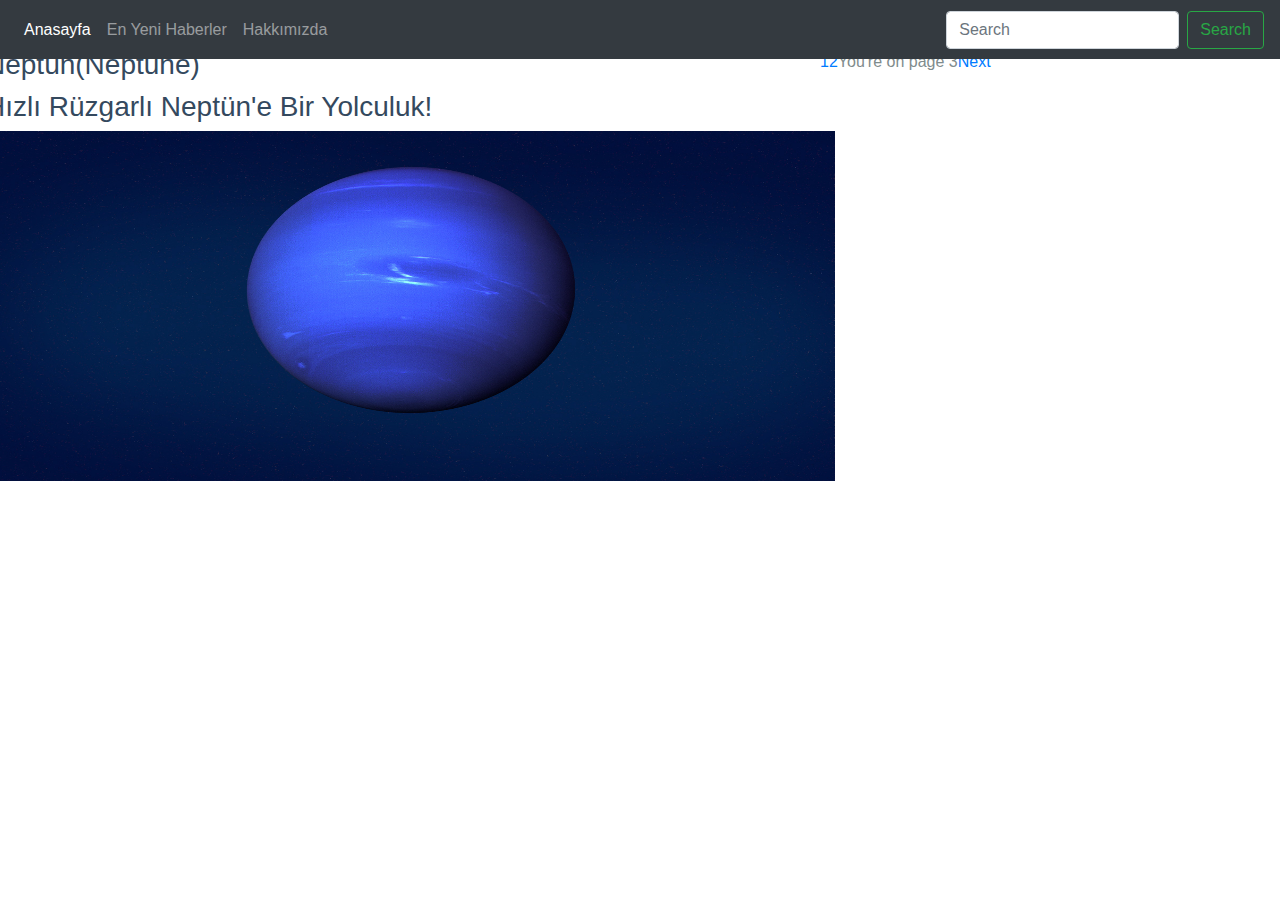
<file: news3.html>
<!DOCTYPE html>
<html>
<head>
<meta charset="utf-8" />
<meta http-equiv="X-UA-Compatible" content="IE=edge">
<title>Haberler</title>
<meta name="viewport" content="width=device-width, initial-scale=1">
<link rel="stylesheet" href="css1/bootstrap.css" />
<link rel="stylesheet" href="css1/bootstrap.min.css" />
<link rel="stylesheet" href="css1/bootstrap-carousel.css" />
<link rel="stylesheet" href="css/pure.css" />
<link rel="stylesheet" href="css/marketing.css" />
<link rel="stylesheet" href="https://dhbhdrzi4tiry.cloudfront.net/cdn/sites/foundation.min.css">
<script src="js1/bootstrap.js"></script>
<script src="js1/bootstrap.min.js"></script>
</head>
<body>
  <!-- Site Giriş Başlık -->
        <header>
                <nav class="navbar navbar-expand-md navbar-dark fixed-top bg-dark  ">
                  <button class="navbar-toggler" type="button" data-toggle="collapse" data-target="#navbarCollapse" aria-controls="navbarCollapse" aria-expanded="false" aria-label="Toggle navigation">
                  </button>
                  <div class="collapse navbar-collapse " id="navbarCollapse">
                    <ul class="navbar-nav mr-auto ">
                      <li class="nav-item active ">
                        <a class="nav-link" href="index.html">Anasayfa <span class="sr-only">(current)</span></a>
                      <li class="nav-item">
                        <a class="nav-link" href="news.html">En Yeni Haberler</a>
                      </li>
                      <li class="nav-item">
                        <a class="nav-link" href="hakkımda.html">Hakkımızda</a>
                      </li>
            
                    </ul>
                    <form class="form-inline mt-2 mt-md-0">
                      <input class="form-control mr-sm-2" type="text" placeholder="Search" aria-label="Search">
                      <button class="btn btn-outline-success my-2 my-sm-0" type="submit">Search</button>

                    </form>
                  </div>
                </nav>
              </header>

              <div class="callout large primary"></div>
        <!-- Blog başlıklarının başladıkları yer! -->
        <div class="row" id="content">
                <div class="medium-8 columns">
                <div class="blog-post">
                 <a  href="neptun.html"> <h3>Neptün(Neptune)</h3> </a> 
                 <h3>Hızlı Rüzgarlı Neptün'e Bir Yolculuk!</h3>
                <img class="thumbnail" src="images/neptün11.jpg" width="850px" height="350px" >
                </div>
                </div>
                
                <!-- Alt kısım  site sayfa sayı kısmı -->
                <div class="row column">
                <ul class="pagination" role="navigation" aria-label="Pagination">
                <li><a href="news.html" aria-label="Page 1">1</a></li>
                <li><a href="news2.html" aria-label="Page 2">2</a></li>
                <li class="current"><span class="show-for-sr">You're on page</span> 3</li>
                <li class="ellipsis"></li>
                <li><a href="#" aria-label="Next page">Next</a></li>
                </ul>
                </div>
                <script src="https://code.jquery.com/jquery-2.1.4.min.js"></script>
                <script src="https://dhbhdrzi4tiry.cloudfront.net/cdn/sites/foundation.js"></script>
                <script>
                      $(document).foundation();
                    </script>

    </body>
</html>
</file>
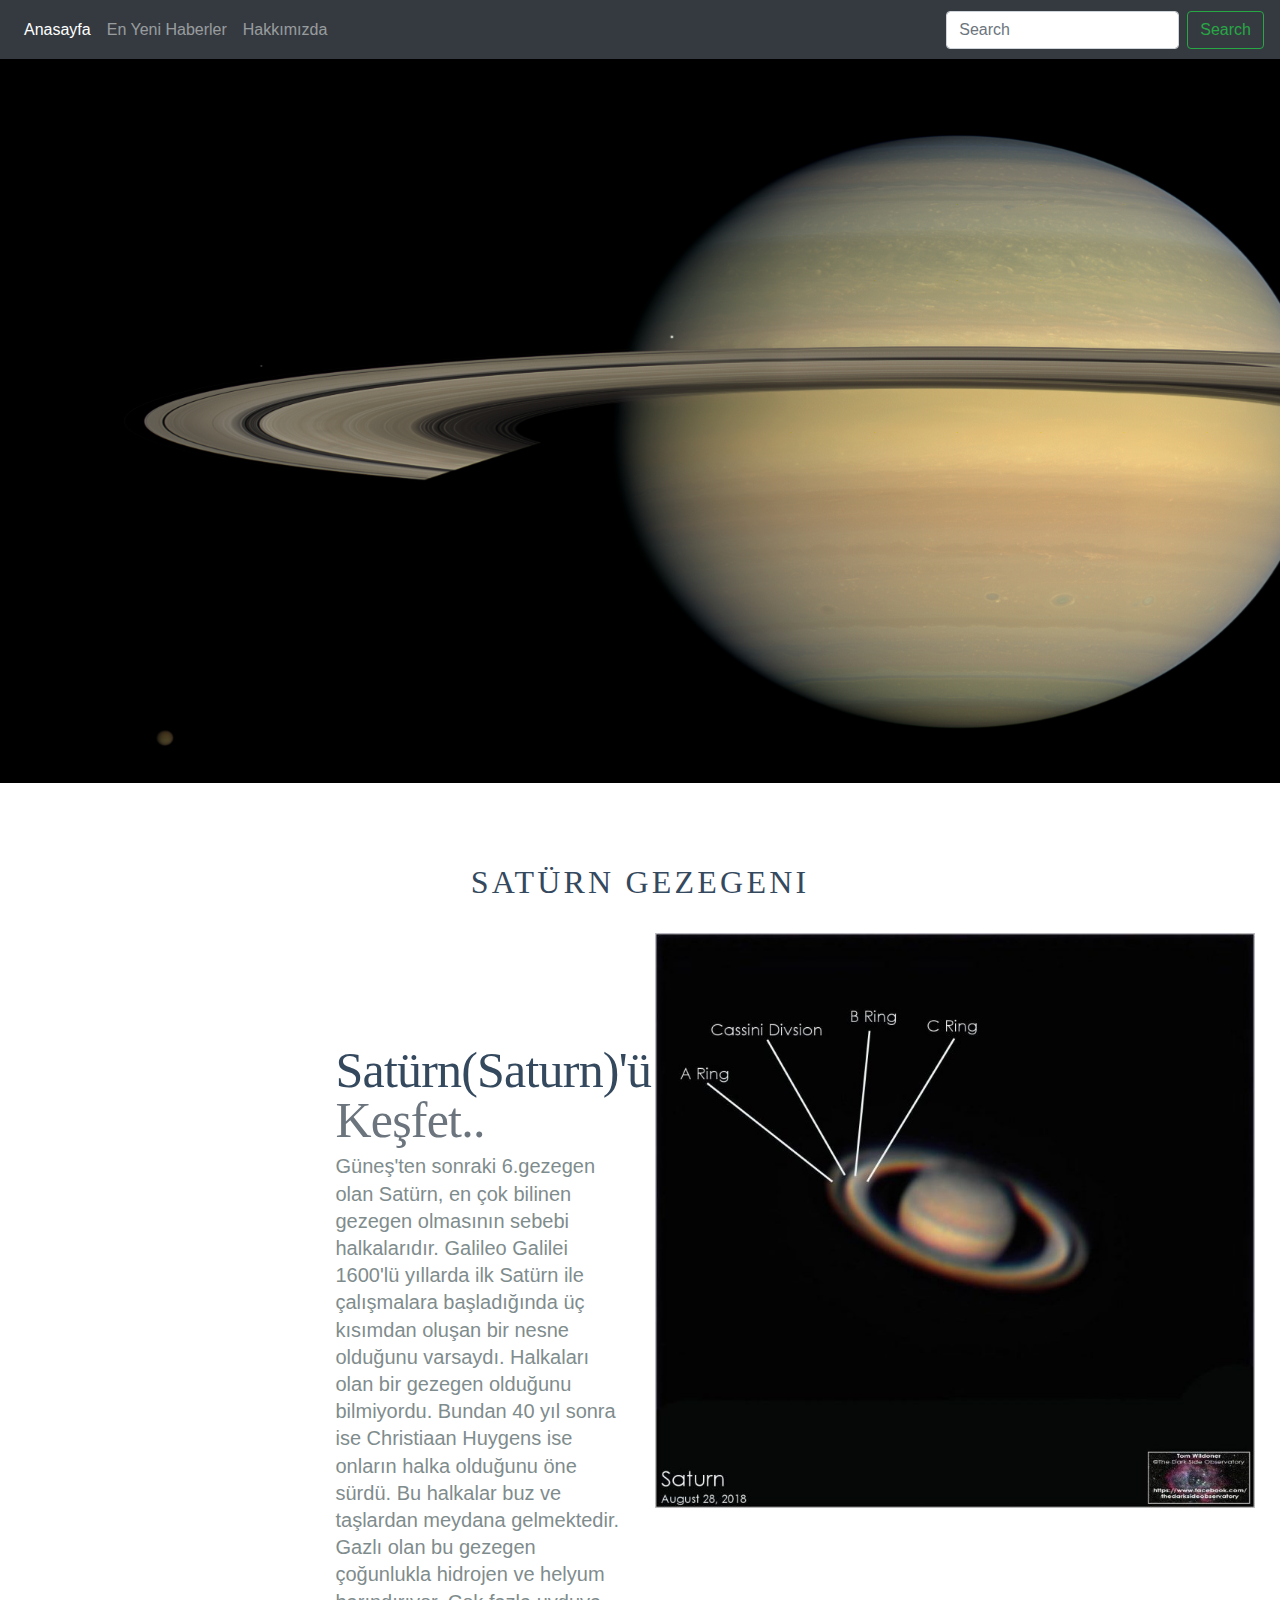
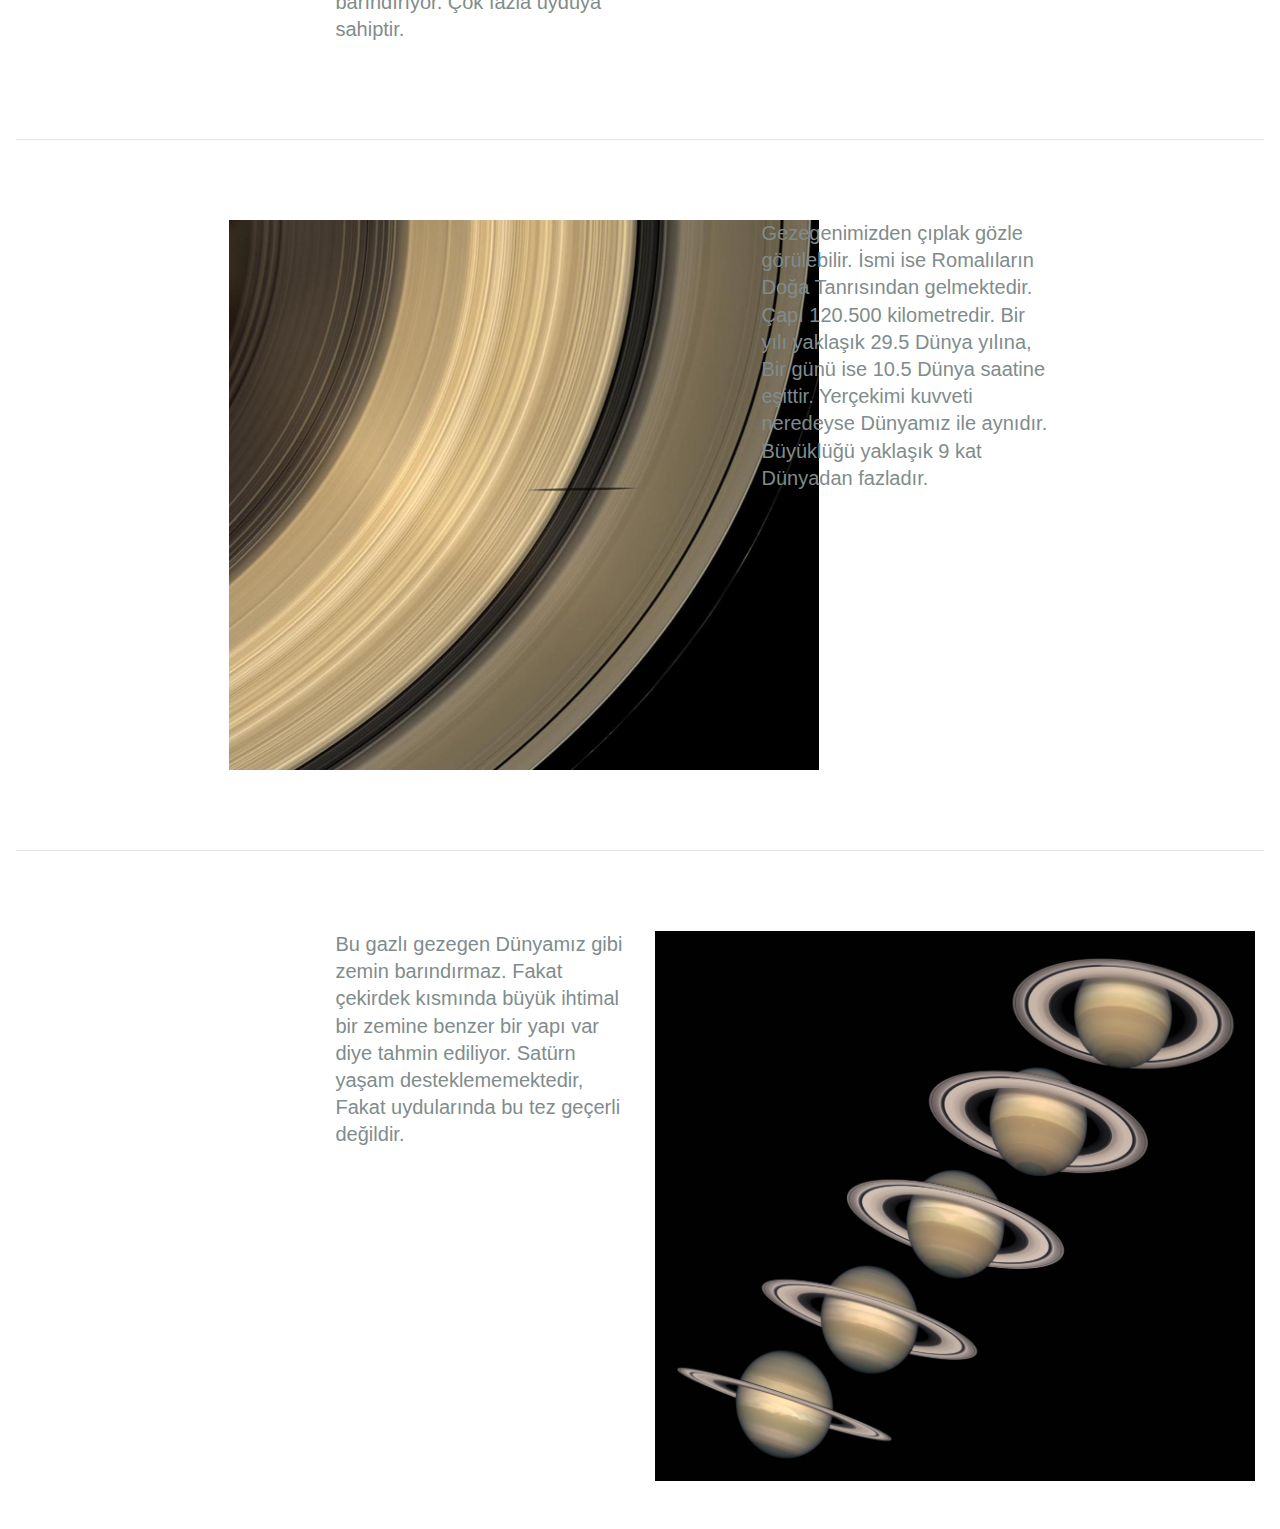
<file: saturn.html>
<!DOCTYPE html>
<html>
<head>
    <meta charset="utf-8" />
    <meta http-equiv="X-UA-Compatible" content="IE=edge">
    <title>Satürn'ü Keşfet!</title>
    <meta name="viewport" content="width=device-width, initial-scale=1">
    <link rel="stylesheet" href="css1/bootstrap.css" />
<link rel="stylesheet" href="css1/bootstrap.min.css" />
<link rel="stylesheet" href="css1/bootstrap-carousel.css" />
<link rel="stylesheet" href="css/pure.css" />
<link rel="stylesheet" href="css1/blog.css" />
<link rel="stylesheet" href="css/marketing.css" />
<script src="js1/bootstrap.js"></script>
<script src="js1/bootstrap.min.js"></script>

</head>
<body>
  <!-- Site Giriş Başlık -->
        <header>
                <nav class="navbar navbar-expand-md navbar-dark fixed-top bg-dark  ">
                  <button class="navbar-toggler" type="button" data-toggle="collapse" data-target="#navbarCollapse" aria-controls="navbarCollapse" aria-expanded="false" aria-label="Toggle navigation">
                  </button>
                  <div class="collapse navbar-collapse " id="navbarCollapse">
                    <ul class="navbar-nav mr-auto ">
                      <li class="nav-item active ">
                        <a class="nav-link" href="index.html">Anasayfa <span class="sr-only">(current)</span></a>
                      <li class="nav-item">
                        <a class="nav-link" href="news.html">En Yeni Haberler</a>
                      </li>
                      <li class="nav-item">
                        <a class="nav-link" href="hakkımda.html">Hakkımızda</a>
                      </li>
            
                    </ul>
                    <form class="form-inline mt-2 mt-md-0">
                      <input class="form-control mr-sm-2" type="text" placeholder="Search" aria-label="Search">
                      <button class="btn btn-outline-success my-2 my-sm-0" type="submit">Search</button>

                    </form>
                  </div>
                  
                </nav>
              </header>
    <!--Gezegen Resmi ile sayfaya giriş kısmı -->
        <div class="splash-container">
                        <img src="images/saturn1.jpg" width="1920" height="850"    />
                    </div>
                </div>
                <hr class="featurette-divider ">
                <!-- Foto ve yazılı bilgi kısmı -->
                <div class="content-wrapper">
                        <div class="content">
                            <h2 class="content-head is-center">Satürn Gezegeni</h2>
                            <div class="row featurette justify-content-center ">
                                    <div class="col-md-3 justify-content-center">
                                      <h2 class="featurette-heading">Satürn(Saturn)'ü <span class="text-muted">Keşfet..</span></h2>
                                      <p class="lead">Güneş'ten sonraki 6.gezegen olan Satürn, en çok bilinen gezegen olmasının sebebi halkalarıdır. Galileo Galilei 1600'lü yıllarda ilk Satürn ile çalışmalara başladığında üç kısımdan oluşan bir nesne olduğunu varsaydı. Halkaları olan bir gezegen olduğunu bilmiyordu. Bundan 40 yıl sonra ise Christiaan Huygens ise onların halka olduğunu öne sürdü. Bu halkalar buz ve taşlardan meydana gelmektedir. Gazlı olan bu gezegen çoğunlukla hidrojen ve helyum barındırıyor. Çok fazla uyduya sahiptir. </p>
                                    </div>
                                    <div class="col-md-3 justify-content-center ">
                                      <img src="images/saturn2.jpg" width="600px" height="575px" />
                                    </div>
                                  </div>   

                                  <hr class="featurette-divider ">

                                  <div class="row featurette justify-content-center ">
                                        <div class="col-md-5 justify-content-center ">
                                          <img src="images/saturn3.jpg" width="590px" height="550px" />
                                        </div>
                                        <div class="col-md-3 justify-content-center">
                                                <p class="lead">Gezegenimizden çıplak gözle görülebilir. İsmi ise Romalıların Doğa Tanrısından gelmektedir. Çapı 120.500 kilometredir. Bir yılı yaklaşık 29.5 Dünya yılına, Bir günü ise 10.5 Dünya saatine eşittir. Yerçekimi kuvveti neredeyse Dünyamız ile aynıdır. Büyüklüğü yaklaşık 9 kat Dünyadan fazladır.</p>
                                              </div>
                                      </div>   

                                      <hr class="featurette-divider ">
                                      <div class="row featurette justify-content-center ">
                                            <div class="col-md-3 justify-content-center">
                                              <p class="lead">Bu gazlı gezegen Dünyamız gibi zemin barındırmaz. Fakat çekirdek kısmında büyük ihtimal bir zemine benzer bir yapı var diye tahmin ediliyor. Satürn yaşam desteklememektedir, Fakat uydularında bu tez geçerli değildir.  </p>
                                            </div>
                                            <div class="col-md-3 justify-content-center ">
                                              <img src="images/saturn4.jpg" width="600px" height="550px" />
                                            </div>
                                          </div>   
                                          
                                          


                                
                       
</body>
</html>
</file>
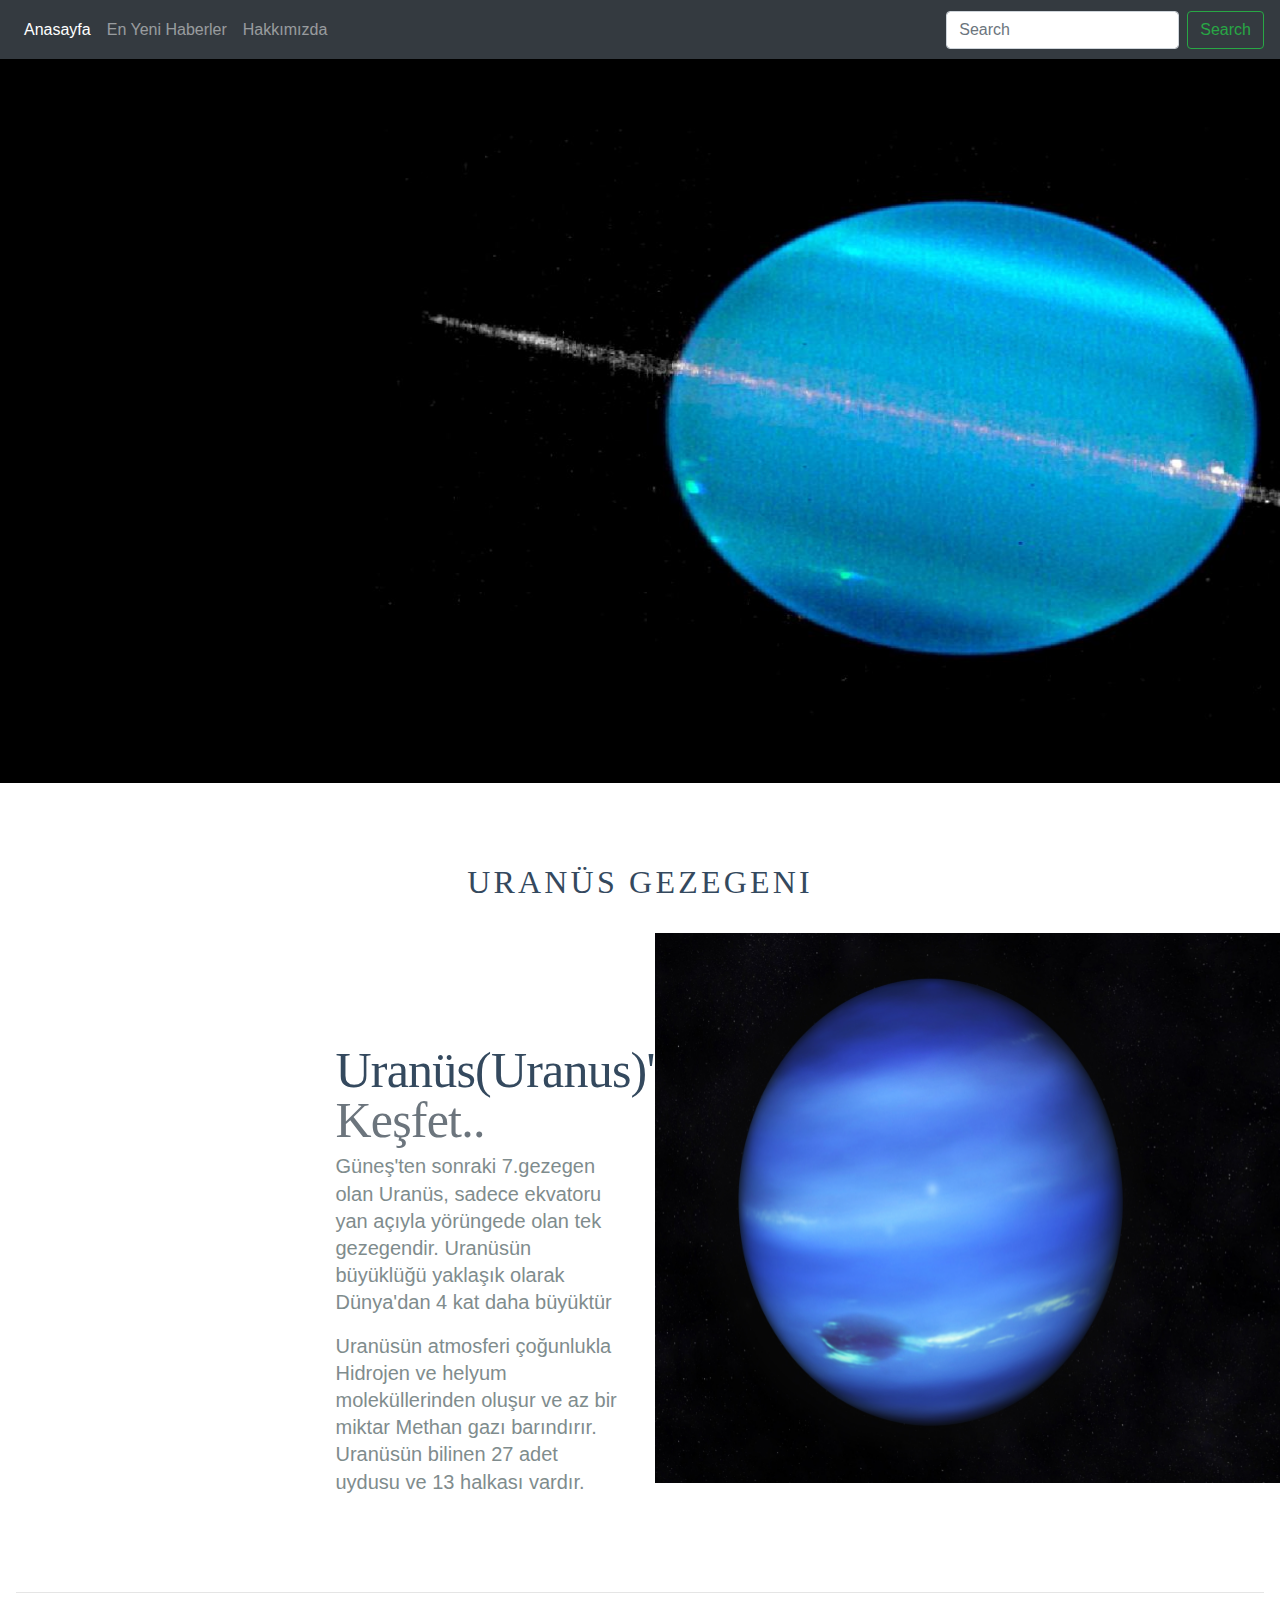
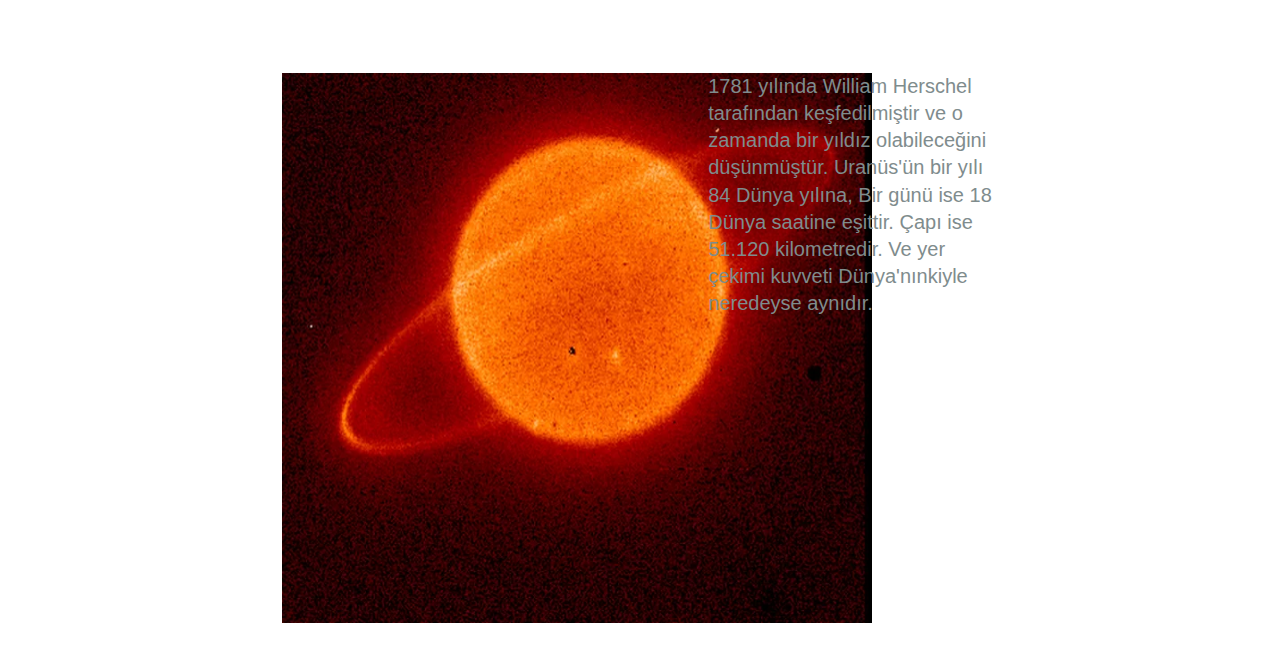
<file: uranus.html>
<!DOCTYPE html>
<html>
<head>
    <meta charset="utf-8" />
    <meta http-equiv="X-UA-Compatible" content="IE=edge">
    <title>Uranüs'ü Keşfet!</title>
    <meta name="viewport" content="width=device-width, initial-scale=1">
    <link rel="stylesheet" href="css1/bootstrap.css" />
<link rel="stylesheet" href="css1/bootstrap.min.css" />
<link rel="stylesheet" href="css1/bootstrap-carousel.css" />
<link rel="stylesheet" href="css/pure.css" />
<link rel="stylesheet" href="css1/blog.css" />
<link rel="stylesheet" href="css/marketing.css" />
<script src="js1/bootstrap.js"></script>
<script src="js1/bootstrap.min.js"></script>

</head>
<body>
  <!-- Site Giriş Başlık -->
        <header>
                <nav class="navbar navbar-expand-md navbar-dark fixed-top bg-dark  ">
                  <button class="navbar-toggler" type="button" data-toggle="collapse" data-target="#navbarCollapse" aria-controls="navbarCollapse" aria-expanded="false" aria-label="Toggle navigation">
                  </button>
                  <div class="collapse navbar-collapse " id="navbarCollapse">
                    <ul class="navbar-nav mr-auto ">
                      <li class="nav-item active ">
                        <a class="nav-link" href="index.html">Anasayfa <span class="sr-only">(current)</span></a>
                      <li class="nav-item">
                        <a class="nav-link" href="news.html">En Yeni Haberler</a>
                      </li>
                      <li class="nav-item">
                        <a class="nav-link" href="hakkımda.html">Hakkımızda</a>
                      </li>
            
                    </ul>
                    <form class="form-inline mt-2 mt-md-0">
                      <input class="form-control mr-sm-2" type="text" placeholder="Search" aria-label="Search">
                      <button class="btn btn-outline-success my-2 my-sm-0" type="submit">Search</button>

                    </form>
                  </div>
                  
                </nav>
              </header>
    <!--Gezegen Resmi ile sayfaya giriş kısmı -->
        <div class="splash-container">
                        <img src="images/uranüs1.jpg" width="1920" height="850"    />
                    </div>
                </div>
                <hr class="featurette-divider ">
                <!-- Foto ve yazılı bilgi kısmı -->
                <div class="content-wrapper">
                        <div class="content">
                            <h2 class="content-head is-center">Uranüs Gezegeni</h2>
                            <div class="row featurette justify-content-center ">
                                    <div class="col-md-3 justify-content-center">
                                      <h2 class="featurette-heading">Uranüs(Uranus)', <span class="text-muted">Keşfet..</span></h2>
                                      <p class="lead">Güneş'ten sonraki 7.gezegen olan Uranüs, sadece ekvatoru yan açıyla yörüngede olan tek gezegendir. Uranüsün büyüklüğü yaklaşık olarak Dünya'dan 4 kat daha büyüktür</p>
                                      <p class="lead">Uranüsün atmosferi çoğunlukla Hidrojen ve helyum moleküllerinden oluşur ve az bir miktar Methan gazı barındırır. Uranüsün bilinen 27 adet uydusu ve 13 halkası vardır.   </p>
                                    </div>
                                    <div class="col-md-3 justify-content-center ">
                                      <img src="images/uranus2.jpg" width="630px" height="550px" />
                                    </div>
                                  </div>   

                                  <hr class="featurette-divider ">

                                  <div class="row featurette justify-content-center ">
                                        <div class="col-md-4 justify-content-center ">
                                          <img src="images/uranus3.jpg" width="590px" height="550px" />
                                        </div>
                                        <div class="col-md-3 justify-content-center">
                                                <p class="lead">1781 yılında William Herschel tarafından keşfedilmiştir ve o zamanda bir yıldız olabileceğini düşünmüştür. Uranüs'ün bir yılı 84 Dünya yılına, Bir günü ise 18 Dünya saatine eşittir. Çapı ise 51.120 kilometredir. Ve yer çekimi kuvveti Dünya'nınkiyle neredeyse aynıdır. </p>
                                              </div>
                                      </div>   

                                          
                                          


                                
                       
</body>
</html>
</file>
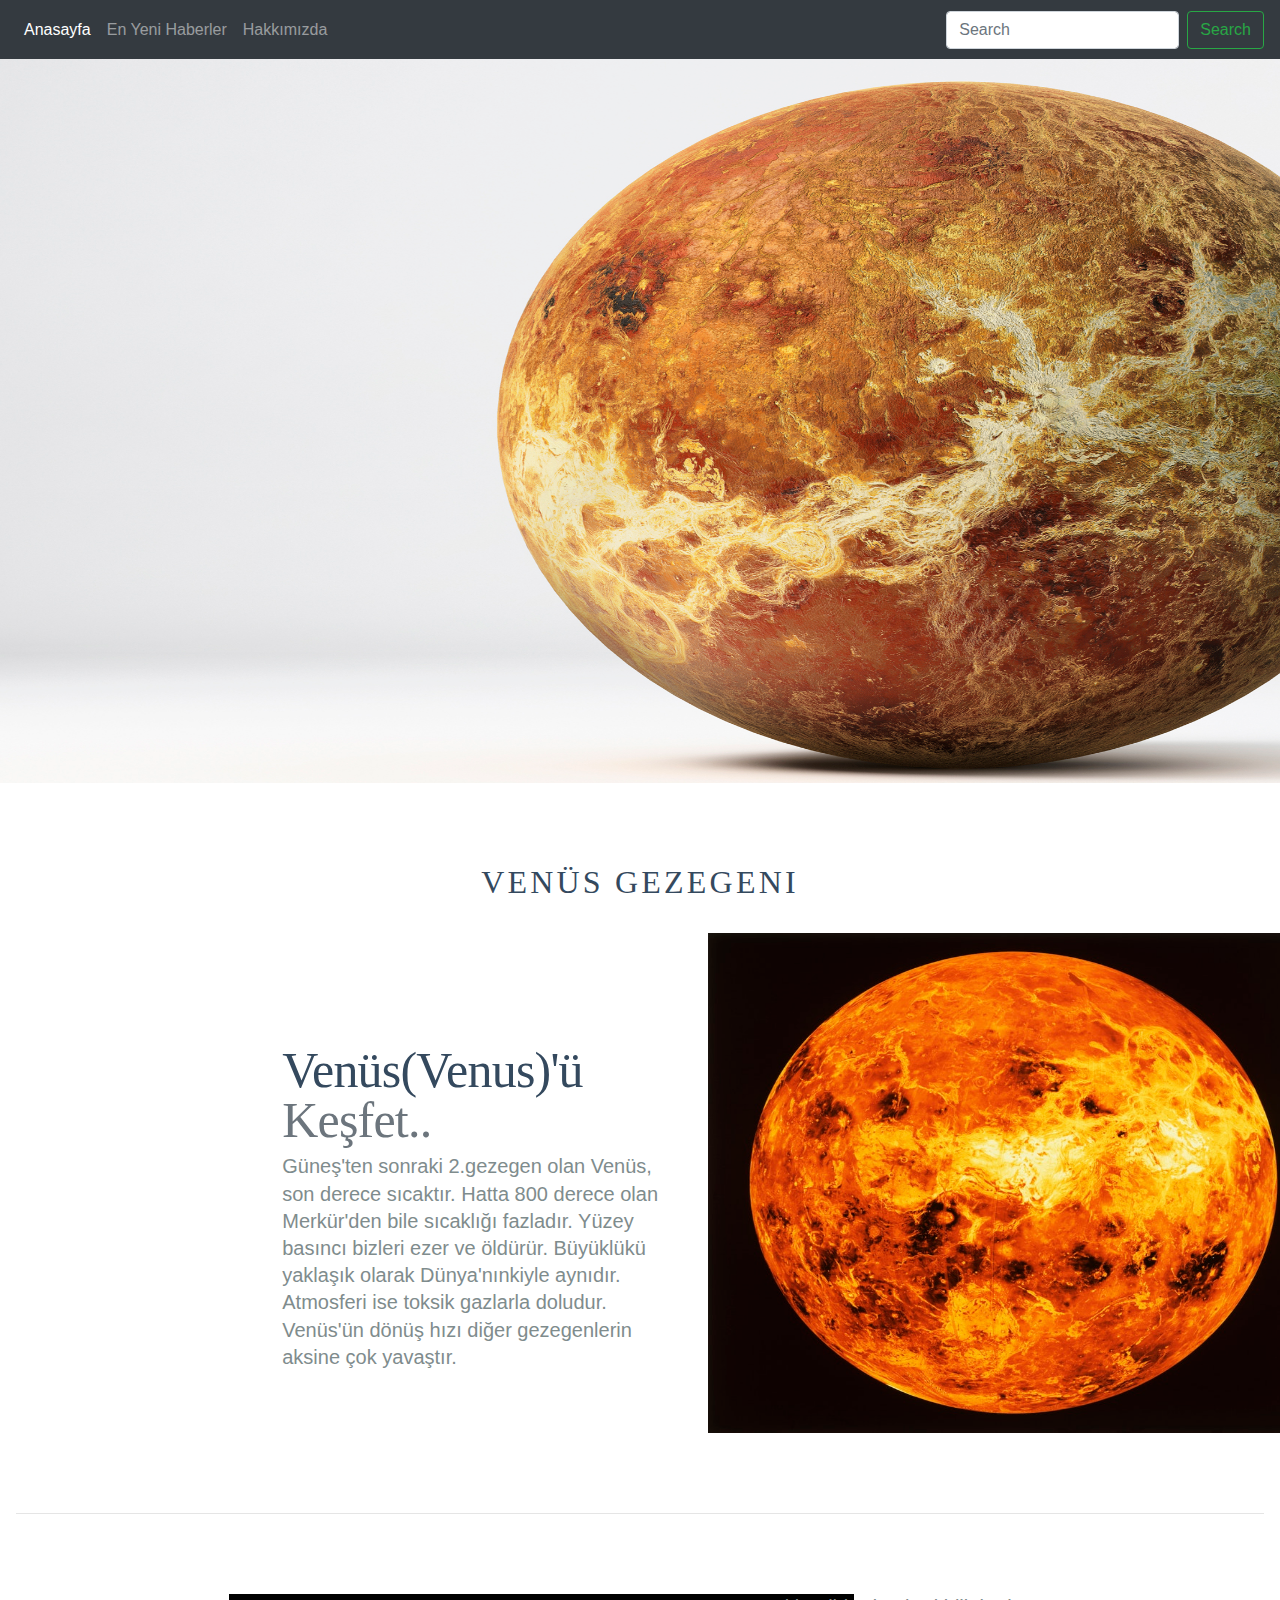
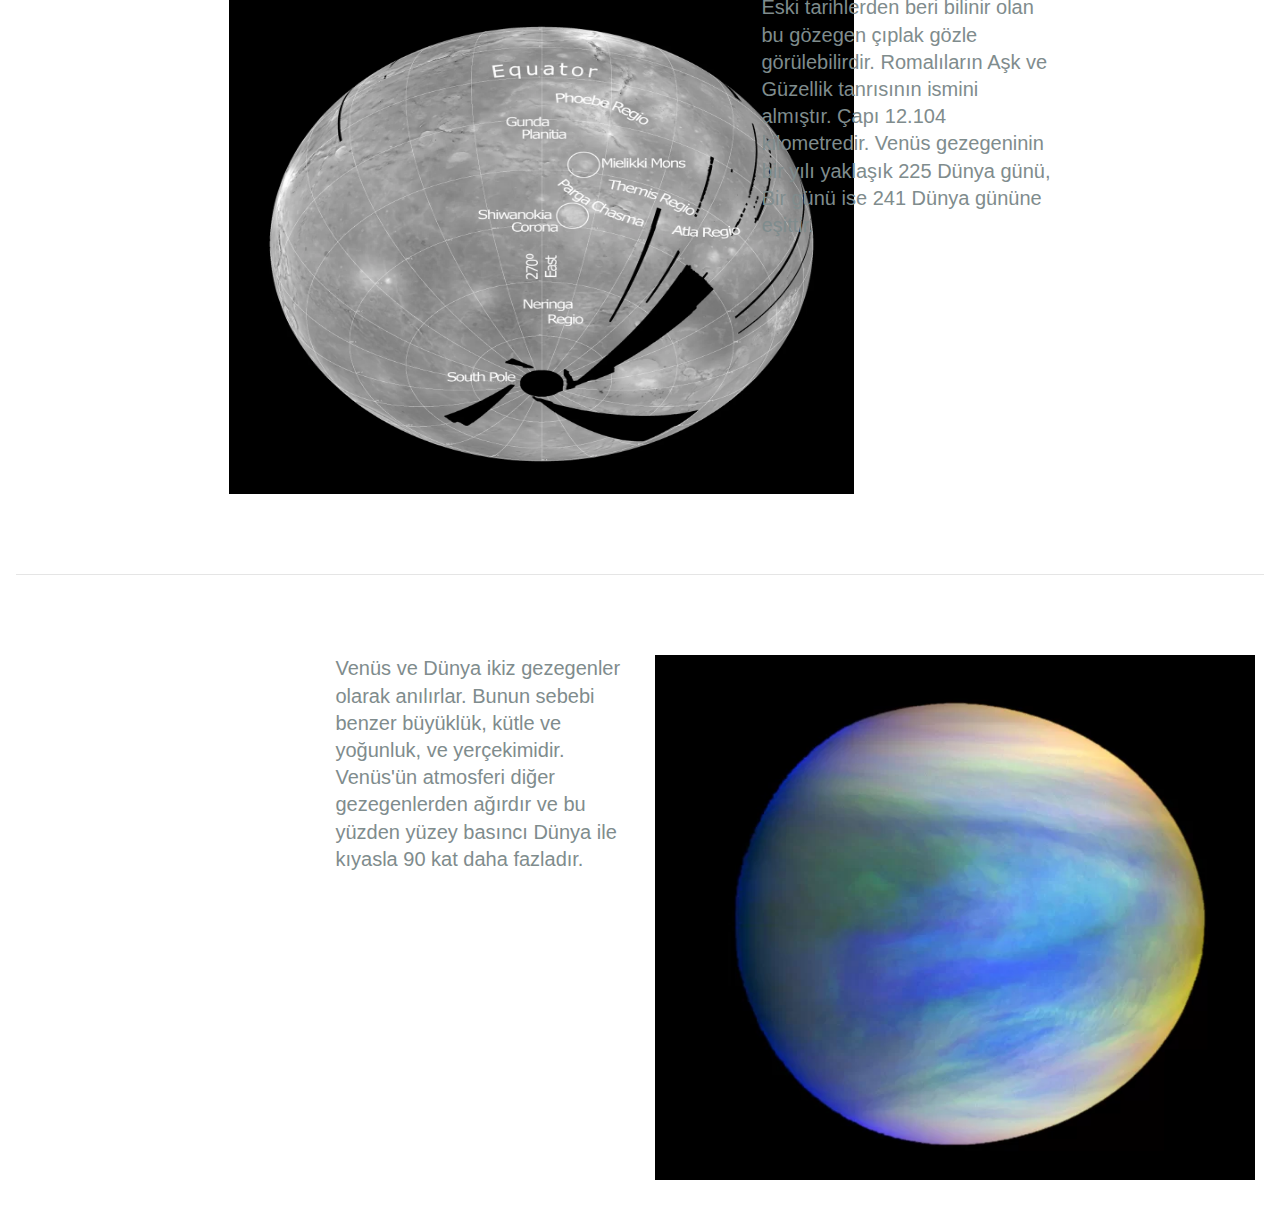
<file: venus.html>
<!DOCTYPE html>
<html>
<head>
    <meta charset="utf-8" />
    <meta http-equiv="X-UA-Compatible" content="IE=edge">
    <title>Venüs'ü Title</title>
    <meta name="viewport" content="width=device-width, initial-scale=1">
    <link rel="stylesheet" href="css1/bootstrap.css" />
<link rel="stylesheet" href="css1/bootstrap.min.css" />
<link rel="stylesheet" href="css1/bootstrap-carousel.css" />
<link rel="stylesheet" href="css/pure.css" />
<link rel="stylesheet" href="css1/blog.css" />
<link rel="stylesheet" href="css/marketing.css" />
<script src="js1/bootstrap.js"></script>
<script src="js1/bootstrap.min.js"></script>
</head>
<body>
  <!-- Site Giriş Başlık -->
        <header>
                <nav class="navbar navbar-expand-md navbar-dark fixed-top bg-dark  ">
                  <button class="navbar-toggler" type="button" data-toggle="collapse" data-target="#navbarCollapse" aria-controls="navbarCollapse" aria-expanded="false" aria-label="Toggle navigation">
                  </button>
                  <div class="collapse navbar-collapse " id="navbarCollapse">
                    <ul class="navbar-nav mr-auto ">
                      <li class="nav-item active ">
                        <a class="nav-link" href="index.html">Anasayfa <span class="sr-only">(current)</span></a>
                      <li class="nav-item">
                        <a class="nav-link" href="news.html">En Yeni Haberler</a>
                      </li>
                      <li class="nav-item">
                        <a class="nav-link" href="hakkımda.html">Hakkımızda</a>
                      </li>
            
                    </ul>
                    <form class="form-inline mt-2 mt-md-0">
                      <input class="form-control mr-sm-2" type="text" placeholder="Search" aria-label="Search">
                      <button class="btn btn-outline-success my-2 my-sm-0" type="submit">Search</button>

                    </form>
                  </div>
                  
                </nav>
              </header>
    <!--Gezegen Resmi ile sayfaya giriş kısmı -->
        <div class="splash-container">
                        <img src="images/venus-illustration.jpg" width="1920" height="850"    />
                    </div>
                </div>
                <hr class="featurette-divider ">
                <!-- Foto ve yazılı bilgi kısmı -->
                <div class="content-wrapper">
                        <div class="content">
                            <h2 class="content-head is-center">Venüs Gezegeni</h2>
                            <div class="row featurette justify-content-center ">
                                    <div class="col-md-4 justify-content-center">
                                      <h2 class="featurette-heading">Venüs(Venus)'ü <span class="text-muted">Keşfet..</span></h2>
                                      <p class="lead">Güneş'ten sonraki 2.gezegen olan Venüs, son derece sıcaktır. Hatta 800 derece olan Merkür'den bile sıcaklığı fazladır. Yüzey basıncı bizleri ezer ve öldürür. Büyüklükü yaklaşık olarak Dünya'nınkiyle aynıdır. Atmosferi ise toksik gazlarla doludur. Venüs'ün dönüş hızı diğer gezegenlerin aksine çok yavaştır. </p>
                                    </div>
                                    <div class="col-md-3 justify-content-center ">
                                      <img src="images/180403-venus-full.jpg" width="600px" height="500px" />
                                    </div>
                                  </div>   

                                  <hr class="featurette-divider ">

                                  <div class="row featurette justify-content-center ">
                                        <div class="col-md-5 justify-content-center ">
                                          <img src="images/aHR0cDovL3d3dy5zcGFjZS5jb20vaW1hZ2VzL2kvMDAwLzAyMi8zNzkvb3JpZ2luYWwvdmVudXMtZXhwcmVzcy0xNS5qcGc=.webp" width="625px" height="500px" />
                                        </div>
                                        <div class="col-md-3 justify-content-center">
                                                <p class="lead">Eski tarihlerden beri bilinir olan bu gözegen çıplak gözle görülebilirdir. Romalıların Aşk ve Güzellik tanrısının ismini almıştır. Çapı 12.104 kilometredir. Venüs gezegeninin bir yılı yaklaşık 225 Dünya günü, Bir günü ise 241 Dünya gününe eşittir.  </p>
                                              </div>
                                      </div>   

                                      <hr class="featurette-divider ">
                                      <div class="row featurette justify-content-center ">
                                            <div class="col-md-3 justify-content-center">
                                              <p class="lead">Venüs ve Dünya ikiz gezegenler olarak anılırlar. Bunun sebebi benzer büyüklük, kütle ve yoğunluk, ve yerçekimidir. Venüs'ün atmosferi diğer gezegenlerden ağırdır ve bu yüzden yüzey basıncı Dünya ile kıyasla 90 kat daha fazladır.  </p>
                                            </div>
                                            <div class="col-md-3 justify-content-center ">
                                              <img src="images/aHR0cDovL3d3dy5zcGFjZS5jb20vaW1hZ2VzL2kvMDAwLzA3NS83MDEvb3JpZ2luYWwvdmVudXMtY2xvdWRzLWpheGEuanBn.webp" width="600px" height="525px" />
                                            </div>
                                          </div>   
                                          


                                
                       
</body>
</html>
</file>
<file: css/marketing.css>
* {
    -webkit-box-sizing: border-box;
    -moz-box-sizing: border-box;
    box-sizing: border-box;
}

/*
 * -- BASE STYLES --
 * Most of these are inherited from Base, but I want to change a few.
 */
body {
    line-height: 1.7em;
    color: #7f8c8d;
    font-size: 13px;
}

h1,
h2,
h3,
h4,
h5,
h6,
label {
    color: #34495e;
}

.pure-img-responsive {
    max-width: 100%;
    height: auto;
}

/*
 * -- LAYOUT STYLES --
 * These are some useful classes which I will need
 */
.l-box {
    padding: 1em;
}

.l-box-lrg {
    padding: 2em;
    border-bottom: 1px solid rgba(0,0,0,0.1);
}

.is-center {
    text-align: center;
}



/*
 * -- PURE FORM STYLES --
 * Style the form inputs and labels
 */
.pure-form label {
    margin: 1em 0 0;
    font-weight: bold;
    font-size: 100%;
}

.pure-form input[type] {
    border: 2px solid #ddd;
    box-shadow: none;
    font-size: 100%;
    width: 100%;
    margin-bottom: 1em;
}

/*
 * -- PURE BUTTON STYLES --
 * I want my pure-button elements to look a little different
 */
.pure-button {
    background-color: #1f8dd6;
    color: white;
    padding: 0.5em 2em;
    border-radius: 5px;
}

a.pure-button-primary {
    background: white;
    color: #1f8dd6;
    border-radius: 5px;
    font-size: 120%;
}


/*
 * -- MENU STYLES --
 * I want to customize how my .pure-menu looks at the top of the page
 */

.home-menu {
    padding: 0.5em;
    text-align: center;
    box-shadow: 0 1px 1px rgba(0,0,0, 0.10);
}
.home-menu {
    background: #2d3e50;
}
.pure-menu.pure-menu-fixed {
    /* Fixed menus normally have a border at the bottom. */
    border-bottom: none;
    /* I need a higher z-index here because of the scroll-over effect. */
    z-index: 4;
}

.home-menu .pure-menu-heading {
    color: white;
    font-weight: 400;
    font-size: 120%;
}

.home-menu .pure-menu-selected a {
    color: white;
}

.home-menu a {
    color: #6FBEF3;
}
.home-menu li a:hover,
.home-menu li a:focus {
    background: none;
    border: none;
    color: #AECFE5;
}


/*
 * -- SPLASH STYLES --
 * This is the blue top section that appears on the page.
 */

.splash-container {
    background: #1f8dd6;
    z-index: 1;
    overflow: hidden;
    /* The following styles are required for the "scroll-over" effect */
    width: 100%;
    height: 88%;
    top: 0;
    left: 0;
    position: fixed !important;
}

.splash {
    /* absolute center .splash within .splash-container */
    width: 80%;
    height: 50%;
    margin: auto;
    position: absolute;
    top: 100px; left: 0; bottom: 0; right: 0;
    text-align: center;
    text-transform: uppercase;
}

/* This is the main heading that appears on the blue section */
.splash-head {
    font-size: 20px;
    font-weight: bold;
    color: white;
    border: 3px solid white;
    padding: 1em 1.6em;
    font-weight: 100;
    border-radius: 5px;
    line-height: 1em;
}

/* This is the subheading that appears on the blue section */
.splash-subhead {
    color: white;
    letter-spacing: 0.05em;
    opacity: 0.8;
}

/*
 * -- CONTENT STYLES --
 * This represents the content area (everything below the blue section)
 */
.content-wrapper {
    /* These styles are required for the "scroll-over" effect */
    position: absolute;
    top: 87%;
    width: 100%;
    min-height: 12%;
    z-index: 2;
    background: white;

}

/* We want to give the content area some more padding */
.content {
    padding: 1em 1em 3em;
}

/* This is the class used for the main content headers (<h2>) */
.content-head {
    font-weight: 400;
    text-transform: uppercase;
    letter-spacing: 0.1em;
    margin: 2em 0 1em;
}

/* This is a modifier class used when the content-head is inside a ribbon */
.content-head-ribbon {
    color: white;
}

/* This is the class used for the content sub-headers (<h3>) */
.content-subhead {
    color: #1f8dd6;
}
    .content-subhead i {
        margin-right: 7px;
    }

/* This is the class used for the dark-background areas. */
.ribbon {
    background: #2d3e50;
    color: #aaa;
}

/* This is the class used for the footer */
.footer {
    background: #111;
    position: fixed;
    bottom: 0;
    width: 100%;
}

/*
 * -- TABLET (AND UP) MEDIA QUERIES --
 * On tablets and other medium-sized devices, we want to customize some
 * of the mobile styles.
 */
@media (min-width: 48em) {

    /* We increase the body font size */
    body {
        font-size: 16px;
    }

    /* We can align the menu header to the left, but float the
    menu items to the right. */
    .home-menu {
        text-align: left;
    }
        .home-menu ul {
            float: right;
        }

    /* We increase the height of the splash-container */
/*    .splash-container {
        height: 500px;
    }*/

    /* We decrease the width of the .splash, since we have more width
    to work with */
    .splash {
        width: 50%;
        height: 50%;
    }

    .splash-head {
        font-size: 250%;
    }


    /* We remove the border-separator assigned to .l-box-lrg */
    .l-box-lrg {
        border: none;
    }

}

/*
 * -- DESKTOP (AND UP) MEDIA QUERIES --
 * On desktops and other large devices, we want to over-ride some
 * of the mobile and tablet styles.
 */
@media (min-width: 78em) {
    /* We increase the header font size even more */
    .splash-head {
        font-size: 300%;
    }
}
</file>
<file: css1/blog.css>
/* stylelint-disable selector-list-comma-newline-after */

.blog-header {
  line-height: 1;
  border-bottom: 1px solid #e5e5e5;
}

.blog-header-logo {
  font-family: "Playfair Display", Georgia, "Times New Roman", serif;
  font-size: 2.25rem;
}

.blog-header-logo:hover {
  text-decoration: none;
}

h1, h2, h3, h4, h5, h6 {
  font-family: "Playfair Display", Georgia, "Times New Roman", serif;
}

.display-4 {
  font-size: 2.5rem;
}
@media (min-width: 768px) {
  .display-4 {
    font-size: 3rem;
  }
}

.nav-scroller {
  position: relative;
  z-index: 2;
  height: 2.75rem;
  overflow-y: hidden;
}

.nav-scroller .nav {
  display: -ms-flexbox;
  display: flex;
  -ms-flex-wrap: nowrap;
  flex-wrap: nowrap;
  padding-bottom: 1rem;
  margin-top: -1px;
  overflow-x: auto;
  text-align: center;
  white-space: nowrap;
  -webkit-overflow-scrolling: touch;
}

.nav-scroller .nav-link {
  padding-top: .75rem;
  padding-bottom: .75rem;
  font-size: .875rem;
}

.card-img-right {
  height: 100%;
  border-radius: 0 3px 3px 0;
}

.flex-auto {
  -ms-flex: 0 0 auto;
  flex: 0 0 auto;
}

.h-250 { height: 250px; }
@media (min-width: 768px) {
  .h-md-250 { height: 250px; }
}

/*
 * Blog name and description
 */
.blog-title {
  margin-bottom: 0;
  font-size: 2rem;
  font-weight: 400;
}
.blog-description {
  font-size: 1.1rem;
  color: #999;
}

@media (min-width: 40em) {
  .blog-title {
    font-size: 3.5rem;
  }
}

/* Pagination */
.blog-pagination {
  margin-bottom: 4rem;
}
.blog-pagination > .btn {
  border-radius: 2rem;
}

/*
 * Blog posts
 */
.blog-post {
  margin-bottom: 4rem;
}
.blog-post-title {
  margin-bottom: .25rem;
  font-size: 2.5rem;
}
.blog-post-meta {
  margin-bottom: 1.25rem;
  color: #999;
}

/*
 * Footer
 */
.blog-footer {
  padding: 2.5rem 0;
  color: #999;
  text-align: center;
  background-color: #f9f9f9;
  border-top: .05rem solid #e5e5e5;
}
.blog-footer p:last-child {
  margin-bottom: 0;
}
</file>
<file: css/pure.css>
/*!
Pure v1.0.0
Copyright 2013 Yahoo!
Licensed under the BSD License.
https://github.com/yahoo/pure/blob/master/LICENSE.md
*/
/*!
normalize.css v^3.0 | MIT License | git.io/normalize
Copyright (c) Nicolas Gallagher and Jonathan Neal
*/
/*! normalize.css v3.0.3 | MIT License | github.com/necolas/normalize.css */

/**
 * 1. Set default font family to sans-serif.
 * 2. Prevent iOS and IE text size adjust after device orientation change,
 *    without disabling user zoom.
 */

html {
  font-family: sans-serif; /* 1 */
  -ms-text-size-adjust: 100%; /* 2 */
  -webkit-text-size-adjust: 100%; /* 2 */
}

/**
 * Remove default margin.
 */

body {
  margin: 0;
}

/* HTML5 display definitions
   ========================================================================== */

/**
 * Correct `block` display not defined for any HTML5 element in IE 8/9.
 * Correct `block` display not defined for `details` or `summary` in IE 10/11
 * and Firefox.
 * Correct `block` display not defined for `main` in IE 11.
 */

article,
aside,
details,
figcaption,
figure,
footer,
header,
hgroup,
main,
menu,
nav,
section,
summary {
  display: block;
}

/**
 * 1. Correct `inline-block` display not defined in IE 8/9.
 * 2. Normalize vertical alignment of `progress` in Chrome, Firefox, and Opera.
 */

audio,
canvas,
progress,
video {
  display: inline-block; /* 1 */
  vertical-align: baseline; /* 2 */
}

/**
 * Prevent modern browsers from displaying `audio` without controls.
 * Remove excess height in iOS 5 devices.
 */

audio:not([controls]) {
  display: none;
  height: 0;
}

/**
 * Address `[hidden]` styling not present in IE 8/9/10.
 * Hide the `template` element in IE 8/9/10/11, Safari, and Firefox < 22.
 */

[hidden],
template {
  display: none;
}

/* Links
   ========================================================================== */

/**
 * Remove the gray background color from active links in IE 10.
 */

a {
  background-color: transparent;
}

/**
 * Improve readability of focused elements when they are also in an
 * active/hover state.
 */

a:active,
a:hover {
  outline: 0;
}

/* Text-level semantics
   ========================================================================== */

/**
 * Address styling not present in IE 8/9/10/11, Safari, and Chrome.
 */

abbr[title] {
  border-bottom: 1px dotted;
}

/**
 * Address style set to `bolder` in Firefox 4+, Safari, and Chrome.
 */

b,
strong {
  font-weight: bold;
}

/**
 * Address styling not present in Safari and Chrome.
 */

dfn {
  font-style: italic;
}

/**
 * Address variable `h1` font-size and margin within `section` and `article`
 * contexts in Firefox 4+, Safari, and Chrome.
 */

h1 {
  font-size: 2em;
  margin: 0.67em 0;
}

/**
 * Address styling not present in IE 8/9.
 */

mark {
  background: #ff0;
  color: #000;
}

/**
 * Address inconsistent and variable font size in all browsers.
 */

small {
  font-size: 80%;
}

/**
 * Prevent `sub` and `sup` affecting `line-height` in all browsers.
 */

sub,
sup {
  font-size: 75%;
  line-height: 0;
  position: relative;
  vertical-align: baseline;
}

sup {
  top: -0.5em;
}

sub {
  bottom: -0.25em;
}

/* Embedded content
   ========================================================================== */

/**
 * Remove border when inside `a` element in IE 8/9/10.
 */

img {
  border: 0;
}

/**
 * Correct overflow not hidden in IE 9/10/11.
 */

svg:not(:root) {
  overflow: hidden;
}

/* Grouping content
   ========================================================================== */

/**
 * Address margin not present in IE 8/9 and Safari.
 */

figure {
  margin: 1em 40px;
}

/**
 * Address differences between Firefox and other browsers.
 */

hr {
  box-sizing: content-box;
  height: 0;
}

/**
 * Contain overflow in all browsers.
 */

pre {
  overflow: auto;
}

/**
 * Address odd `em`-unit font size rendering in all browsers.
 */

code,
kbd,
pre,
samp {
  font-family: monospace, monospace;
  font-size: 1em;
}

/* Forms
   ========================================================================== */

/**
 * Known limitation: by default, Chrome and Safari on OS X allow very limited
 * styling of `select`, unless a `border` property is set.
 */

/**
 * 1. Correct color not being inherited.
 *    Known issue: affects color of disabled elements.
 * 2. Correct font properties not being inherited.
 * 3. Address margins set differently in Firefox 4+, Safari, and Chrome.
 */

button,
input,
optgroup,
select,
textarea {
  color: inherit; /* 1 */
  font: inherit; /* 2 */
  margin: 0; /* 3 */
}

/**
 * Address `overflow` set to `hidden` in IE 8/9/10/11.
 */

button {
  overflow: visible;
}

/**
 * Address inconsistent `text-transform` inheritance for `button` and `select`.
 * All other form control elements do not inherit `text-transform` values.
 * Correct `button` style inheritance in Firefox, IE 8/9/10/11, and Opera.
 * Correct `select` style inheritance in Firefox.
 */

button,
select {
  text-transform: none;
}

/**
 * 1. Avoid the WebKit bug in Android 4.0.* where (2) destroys native `audio`
 *    and `video` controls.
 * 2. Correct inability to style clickable `input` types in iOS.
 * 3. Improve usability and consistency of cursor style between image-type
 *    `input` and others.
 */

button,
html input[type="button"], /* 1 */
input[type="reset"],
input[type="submit"] {
  -webkit-appearance: button; /* 2 */
  cursor: pointer; /* 3 */
}

/**
 * Re-set default cursor for disabled elements.
 */

button[disabled],
html input[disabled] {
  cursor: default;
}

/**
 * Remove inner padding and border in Firefox 4+.
 */

button::-moz-focus-inner,
input::-moz-focus-inner {
  border: 0;
  padding: 0;
}

/**
 * Address Firefox 4+ setting `line-height` on `input` using `!important` in
 * the UA stylesheet.
 */

input {
  line-height: normal;
}

/**
 * It's recommended that you don't attempt to style these elements.
 * Firefox's implementation doesn't respect box-sizing, padding, or width.
 *
 * 1. Address box sizing set to `content-box` in IE 8/9/10.
 * 2. Remove excess padding in IE 8/9/10.
 */

input[type="checkbox"],
input[type="radio"] {
  box-sizing: border-box; /* 1 */
  padding: 0; /* 2 */
}

/**
 * Fix the cursor style for Chrome's increment/decrement buttons. For certain
 * `font-size` values of the `input`, it causes the cursor style of the
 * decrement button to change from `default` to `text`.
 */

input[type="number"]::-webkit-inner-spin-button,
input[type="number"]::-webkit-outer-spin-button {
  height: auto;
}

/**
 * 1. Address `appearance` set to `searchfield` in Safari and Chrome.
 * 2. Address `box-sizing` set to `border-box` in Safari and Chrome.
 */

input[type="search"] {
  -webkit-appearance: textfield; /* 1 */
  box-sizing: content-box; /* 2 */
}

/**
 * Remove inner padding and search cancel button in Safari and Chrome on OS X.
 * Safari (but not Chrome) clips the cancel button when the search input has
 * padding (and `textfield` appearance).
 */

input[type="search"]::-webkit-search-cancel-button,
input[type="search"]::-webkit-search-decoration {
  -webkit-appearance: none;
}

/**
 * Define consistent border, margin, and padding.
 */

fieldset {
  border: 1px solid #c0c0c0;
  margin: 0 2px;
  padding: 0.35em 0.625em 0.75em;
}

/**
 * 1. Correct `color` not being inherited in IE 8/9/10/11.
 * 2. Remove padding so people aren't caught out if they zero out fieldsets.
 */

legend {
  border: 0; /* 1 */
  padding: 0; /* 2 */
}

/**
 * Remove default vertical scrollbar in IE 8/9/10/11.
 */

textarea {
  overflow: auto;
}

/**
 * Don't inherit the `font-weight` (applied by a rule above).
 * NOTE: the default cannot safely be changed in Chrome and Safari on OS X.
 */

optgroup {
  font-weight: bold;
}

/* Tables
   ========================================================================== */

/**
 * Remove most spacing between table cells.
 */

table {
  border-collapse: collapse;
  border-spacing: 0;
}

td,
th {
  padding: 0;
}

/*csslint important:false*/

/* ==========================================================================
   Pure Base Extras
   ========================================================================== */

/**
 * Extra rules that Pure adds on top of Normalize.css
 */

/**
 * Always hide an element when it has the `hidden` HTML attribute.
 */

.hidden,
[hidden] {
    display: none !important;
}

/**
 * Add this class to an image to make it fit within it's fluid parent wrapper while maintaining
 * aspect ratio.
 */
.pure-img {
    max-width: 100%;
    height: auto;
    display: block;
}

/*csslint regex-selectors:false, known-properties:false, duplicate-properties:false*/

.pure-g {
    letter-spacing: -0.31em; /* Webkit: collapse white-space between units */
    *letter-spacing: normal; /* reset IE < 8 */
    *word-spacing: -0.43em; /* IE < 8: collapse white-space between units */
    text-rendering: optimizespeed; /* Webkit: fixes text-rendering: optimizeLegibility */

    /*
    Sets the font stack to fonts known to work properly with the above letter
    and word spacings. See: https://github.com/yahoo/pure/issues/41/

    The following font stack makes Pure Grids work on all known environments.

    * FreeSans: Ships with many Linux distros, including Ubuntu

    * Arimo: Ships with Chrome OS. Arimo has to be defined before Helvetica and
      Arial to get picked up by the browser, even though neither is available
      in Chrome OS.

    * Droid Sans: Ships with all versions of Android.

    * Helvetica, Arial, sans-serif: Common font stack on OS X and Windows.
    */
    font-family: FreeSans, Arimo, "Droid Sans", Helvetica, Arial, sans-serif;

    /* Use flexbox when possible to avoid `letter-spacing` side-effects. */
    display: -webkit-box;
    display: -webkit-flex;
    display: -ms-flexbox;
    display: flex;
    -webkit-flex-flow: row wrap;
        -ms-flex-flow: row wrap;
            flex-flow: row wrap;

    /* Prevents distributing space between rows */
    -webkit-align-content: flex-start;
        -ms-flex-line-pack: start;
            align-content: flex-start;
}

/* IE10 display: -ms-flexbox (and display: flex in IE 11) does not work inside a table; fall back to block and rely on font hack */
@media all and (-ms-high-contrast: none), (-ms-high-contrast: active) {
	table .pure-g {
		display: block;
	}
}

/* Opera as of 12 on Windows needs word-spacing.
   The ".opera-only" selector is used to prevent actual prefocus styling
   and is not required in markup.
*/
.opera-only :-o-prefocus,
.pure-g {
    word-spacing: -0.43em;
}

.pure-u {
    display: inline-block;
    *display: inline; /* IE < 8: fake inline-block */
    zoom: 1;
    letter-spacing: normal;
    word-spacing: normal;
    vertical-align: top;
    text-rendering: auto;
}

/*
Resets the font family back to the OS/browser's default sans-serif font,
this the same font stack that Normalize.css sets for the `body`.
*/
.pure-g [class *= "pure-u"] {
    font-family: sans-serif;
}

.pure-u-1,
.pure-u-1-1,
.pure-u-1-2,
.pure-u-1-3,
.pure-u-2-3,
.pure-u-1-4,
.pure-u-3-4,
.pure-u-1-5,
.pure-u-2-5,
.pure-u-3-5,
.pure-u-4-5,
.pure-u-5-5,
.pure-u-1-6,
.pure-u-5-6,
.pure-u-1-8,
.pure-u-3-8,
.pure-u-5-8,
.pure-u-7-8,
.pure-u-1-12,
.pure-u-5-12,
.pure-u-7-12,
.pure-u-11-12,
.pure-u-1-24,
.pure-u-2-24,
.pure-u-3-24,
.pure-u-4-24,
.pure-u-5-24,
.pure-u-6-24,
.pure-u-7-24,
.pure-u-8-24,
.pure-u-9-24,
.pure-u-10-24,
.pure-u-11-24,
.pure-u-12-24,
.pure-u-13-24,
.pure-u-14-24,
.pure-u-15-24,
.pure-u-16-24,
.pure-u-17-24,
.pure-u-18-24,
.pure-u-19-24,
.pure-u-20-24,
.pure-u-21-24,
.pure-u-22-24,
.pure-u-23-24,
.pure-u-24-24 {
    display: inline-block;
    *display: inline;
    zoom: 1;
    letter-spacing: normal;
    word-spacing: normal;
    vertical-align: top;
    text-rendering: auto;
}

.pure-u-1-24 {
    width: 4.1667%;
    *width: 4.1357%;
}

.pure-u-1-12,
.pure-u-2-24 {
    width: 8.3333%;
    *width: 8.3023%;
}

.pure-u-1-8,
.pure-u-3-24 {
    width: 12.5000%;
    *width: 12.4690%;
}

.pure-u-1-6,
.pure-u-4-24 {
    width: 16.6667%;
    *width: 16.6357%;
}

.pure-u-1-5 {
    width: 20%;
    *width: 19.9690%;
}

.pure-u-5-24 {
    width: 20.8333%;
    *width: 20.8023%;
}

.pure-u-1-4,
.pure-u-6-24 {
    width: 25%;
    *width: 24.9690%;
}

.pure-u-7-24 {
    width: 29.1667%;
    *width: 29.1357%;
}

.pure-u-1-3,
.pure-u-8-24 {
    width: 33.3333%;
    *width: 33.3023%;
}

.pure-u-3-8,
.pure-u-9-24 {
    width: 37.5000%;
    *width: 37.4690%;
}

.pure-u-2-5 {
    width: 40%;
    *width: 39.9690%;
}

.pure-u-5-12,
.pure-u-10-24 {
    width: 41.6667%;
    *width: 41.6357%;
}

.pure-u-11-24 {
    width: 45.8333%;
    *width: 45.8023%;
}

.pure-u-1-2,
.pure-u-12-24 {
    width: 50%;
    *width: 49.9690%;
}

.pure-u-13-24 {
    width: 54.1667%;
    *width: 54.1357%;
}

.pure-u-7-12,
.pure-u-14-24 {
    width: 58.3333%;
    *width: 58.3023%;
}

.pure-u-3-5 {
    width: 60%;
    *width: 59.9690%;
}

.pure-u-5-8,
.pure-u-15-24 {
    width: 62.5000%;
    *width: 62.4690%;
}

.pure-u-2-3,
.pure-u-16-24 {
    width: 66.6667%;
    *width: 66.6357%;
}

.pure-u-17-24 {
    width: 70.8333%;
    *width: 70.8023%;
}

.pure-u-3-4,
.pure-u-18-24 {
    width: 75%;
    *width: 74.9690%;
}

.pure-u-19-24 {
    width: 79.1667%;
    *width: 79.1357%;
}

.pure-u-4-5 {
    width: 80%;
    *width: 79.9690%;
}

.pure-u-5-6,
.pure-u-20-24 {
    width: 83.3333%;
    *width: 83.3023%;
}

.pure-u-7-8,
.pure-u-21-24 {
    width: 87.5000%;
    *width: 87.4690%;
}

.pure-u-11-12,
.pure-u-22-24 {
    width: 91.6667%;
    *width: 91.6357%;
}

.pure-u-23-24 {
    width: 95.8333%;
    *width: 95.8023%;
}

.pure-u-1,
.pure-u-1-1,
.pure-u-5-5,
.pure-u-24-24 {
    width: 100%;
}
.pure-button {
    /* Structure */
    display: inline-block;
    zoom: 1;
    line-height: normal;
    white-space: nowrap;
    vertical-align: middle;
    text-align: center;
    cursor: pointer;
    -webkit-user-drag: none;
    -webkit-user-select: none;
       -moz-user-select: none;
        -ms-user-select: none;
            user-select: none;
    box-sizing: border-box;
}

/* Firefox: Get rid of the inner focus border */
.pure-button::-moz-focus-inner {
    padding: 0;
    border: 0;
}

/* Inherit .pure-g styles */
.pure-button-group {
    letter-spacing: -0.31em; /* Webkit: collapse white-space between units */
    *letter-spacing: normal; /* reset IE < 8 */
    *word-spacing: -0.43em; /* IE < 8: collapse white-space between units */
    text-rendering: optimizespeed; /* Webkit: fixes text-rendering: optimizeLegibility */
}

.opera-only :-o-prefocus,
.pure-button-group {
    word-spacing: -0.43em;
}

.pure-button-group .pure-button {
    letter-spacing: normal;
    word-spacing: normal;
    vertical-align: top;
    text-rendering: auto;
}

/*csslint outline-none:false*/

.pure-button {
    font-family: inherit;
    font-size: 100%;
    padding: 0.5em 1em;
    color: #444; /* rgba not supported (IE 8) */
    color: rgba(0, 0, 0, 0.80); /* rgba supported */
    border: 1px solid #999;  /*IE 6/7/8*/
    border: none rgba(0, 0, 0, 0);  /*IE9 + everything else*/
    background-color: #E6E6E6;
    text-decoration: none;
    border-radius: 2px;
}

.pure-button-hover,
.pure-button:hover,
.pure-button:focus {
    /* csslint ignore:start */
    filter: alpha(opacity=90);
    /* csslint ignore:end */
    background-image: -webkit-linear-gradient(transparent, rgba(0,0,0, 0.05) 40%, rgba(0,0,0, 0.10));
    background-image: linear-gradient(transparent, rgba(0,0,0, 0.05) 40%, rgba(0,0,0, 0.10));
}
.pure-button:focus {
    outline: 0;
}
.pure-button-active,
.pure-button:active {
    box-shadow: 0 0 0 1px rgba(0,0,0, 0.15) inset, 0 0 6px rgba(0,0,0, 0.20) inset;
    border-color: #000\9;
}

.pure-button[disabled],
.pure-button-disabled,
.pure-button-disabled:hover,
.pure-button-disabled:focus,
.pure-button-disabled:active {
    border: none;
    background-image: none;
    /* csslint ignore:start */
    filter: alpha(opacity=40);
    /* csslint ignore:end */
    opacity: 0.40;
    cursor: not-allowed;
    box-shadow: none;
    pointer-events: none;
}

.pure-button-hidden {
    display: none;
}

.pure-button-primary,
.pure-button-selected,
a.pure-button-primary,
a.pure-button-selected {
    background-color: rgb(0, 120, 231);
    color: #fff;
}

/* Button Groups */
.pure-button-group .pure-button {
    margin: 0;
    border-radius: 0;
    border-right: 1px solid #111;  /* fallback color for rgba() for IE7/8 */
    border-right: 1px solid rgba(0, 0, 0, 0.2);

}

.pure-button-group .pure-button:first-child {
    border-top-left-radius: 2px;
    border-bottom-left-radius: 2px;
}
.pure-button-group .pure-button:last-child {
    border-top-right-radius: 2px;
    border-bottom-right-radius: 2px;
    border-right: none;
}

/*csslint box-model:false*/
/*
Box-model set to false because we're setting a height on select elements, which
also have border and padding. This is done because some browsers don't render
the padding. We explicitly set the box-model for select elements to border-box,
so we can ignore the csslint warning.
*/

.pure-form input[type="text"],
.pure-form input[type="password"],
.pure-form input[type="email"],
.pure-form input[type="url"],
.pure-form input[type="date"],
.pure-form input[type="month"],
.pure-form input[type="time"],
.pure-form input[type="datetime"],
.pure-form input[type="datetime-local"],
.pure-form input[type="week"],
.pure-form input[type="number"],
.pure-form input[type="search"],
.pure-form input[type="tel"],
.pure-form input[type="color"],
.pure-form select,
.pure-form textarea {
    padding: 0.5em 0.6em;
    display: inline-block;
    border: 1px solid #ccc;
    box-shadow: inset 0 1px 3px #ddd;
    border-radius: 4px;
    vertical-align: middle;
    box-sizing: border-box;
}

/*
Need to separate out the :not() selector from the rest of the CSS 2.1 selectors
since IE8 won't execute CSS that contains a CSS3 selector.
*/
.pure-form input:not([type]) {
    padding: 0.5em 0.6em;
    display: inline-block;
    border: 1px solid #ccc;
    box-shadow: inset 0 1px 3px #ddd;
    border-radius: 4px;
    box-sizing: border-box;
}


/* Chrome (as of v.32/34 on OS X) needs additional room for color to display. */
/* May be able to remove this tweak as color inputs become more standardized across browsers. */
.pure-form input[type="color"] {
    padding: 0.2em 0.5em;
}


.pure-form input[type="text"]:focus,
.pure-form input[type="password"]:focus,
.pure-form input[type="email"]:focus,
.pure-form input[type="url"]:focus,
.pure-form input[type="date"]:focus,
.pure-form input[type="month"]:focus,
.pure-form input[type="time"]:focus,
.pure-form input[type="datetime"]:focus,
.pure-form input[type="datetime-local"]:focus,
.pure-form input[type="week"]:focus,
.pure-form input[type="number"]:focus,
.pure-form input[type="search"]:focus,
.pure-form input[type="tel"]:focus,
.pure-form input[type="color"]:focus,
.pure-form select:focus,
.pure-form textarea:focus {
    outline: 0;
    border-color: #129FEA;
}

/*
Need to separate out the :not() selector from the rest of the CSS 2.1 selectors
since IE8 won't execute CSS that contains a CSS3 selector.
*/
.pure-form input:not([type]):focus {
    outline: 0;
    border-color: #129FEA;
}

.pure-form input[type="file"]:focus,
.pure-form input[type="radio"]:focus,
.pure-form input[type="checkbox"]:focus {
    outline: thin solid #129FEA;
    outline: 1px auto #129FEA;
}
.pure-form .pure-checkbox,
.pure-form .pure-radio {
    margin: 0.5em 0;
    display: block;
}

.pure-form input[type="text"][disabled],
.pure-form input[type="password"][disabled],
.pure-form input[type="email"][disabled],
.pure-form input[type="url"][disabled],
.pure-form input[type="date"][disabled],
.pure-form input[type="month"][disabled],
.pure-form input[type="time"][disabled],
.pure-form input[type="datetime"][disabled],
.pure-form input[type="datetime-local"][disabled],
.pure-form input[type="week"][disabled],
.pure-form input[type="number"][disabled],
.pure-form input[type="search"][disabled],
.pure-form input[type="tel"][disabled],
.pure-form input[type="color"][disabled],
.pure-form select[disabled],
.pure-form textarea[disabled] {
    cursor: not-allowed;
    background-color: #eaeded;
    color: #cad2d3;
}

/*
Need to separate out the :not() selector from the rest of the CSS 2.1 selectors
since IE8 won't execute CSS that contains a CSS3 selector.
*/
.pure-form input:not([type])[disabled] {
    cursor: not-allowed;
    background-color: #eaeded;
    color: #cad2d3;
}
.pure-form input[readonly],
.pure-form select[readonly],
.pure-form textarea[readonly] {
    background-color: #eee; /* menu hover bg color */
    color: #777; /* menu text color */
    border-color: #ccc;
}

.pure-form input:focus:invalid,
.pure-form textarea:focus:invalid,
.pure-form select:focus:invalid {
    color: #b94a48;
    border-color: #e9322d;
}
.pure-form input[type="file"]:focus:invalid:focus,
.pure-form input[type="radio"]:focus:invalid:focus,
.pure-form input[type="checkbox"]:focus:invalid:focus {
    outline-color: #e9322d;
}
.pure-form select {
    /* Normalizes the height; padding is not sufficient. */
    height: 2.25em;
    border: 1px solid #ccc;
    background-color: white;
}
.pure-form select[multiple] {
    height: auto;
}
.pure-form label {
    margin: 0.5em 0 0.2em;
}
.pure-form fieldset {
    margin: 0;
    padding: 0.35em 0 0.75em;
    border: 0;
}
.pure-form legend {
    display: block;
    width: 100%;
    padding: 0.3em 0;
    margin-bottom: 0.3em;
    color: #333;
    border-bottom: 1px solid #e5e5e5;
}

.pure-form-stacked input[type="text"],
.pure-form-stacked input[type="password"],
.pure-form-stacked input[type="email"],
.pure-form-stacked input[type="url"],
.pure-form-stacked input[type="date"],
.pure-form-stacked input[type="month"],
.pure-form-stacked input[type="time"],
.pure-form-stacked input[type="datetime"],
.pure-form-stacked input[type="datetime-local"],
.pure-form-stacked input[type="week"],
.pure-form-stacked input[type="number"],
.pure-form-stacked input[type="search"],
.pure-form-stacked input[type="tel"],
.pure-form-stacked input[type="color"],
.pure-form-stacked input[type="file"],
.pure-form-stacked select,
.pure-form-stacked label,
.pure-form-stacked textarea {
    display: block;
    margin: 0.25em 0;
}

/*
Need to separate out the :not() selector from the rest of the CSS 2.1 selectors
since IE8 won't execute CSS that contains a CSS3 selector.
*/
.pure-form-stacked input:not([type]) {
    display: block;
    margin: 0.25em 0;
}
.pure-form-aligned input,
.pure-form-aligned textarea,
.pure-form-aligned select,
/* NOTE: pure-help-inline is deprecated. Use .pure-form-message-inline instead. */
.pure-form-aligned .pure-help-inline,
.pure-form-message-inline {
    display: inline-block;
    *display: inline;
    *zoom: 1;
    vertical-align: middle;
}
.pure-form-aligned textarea {
    vertical-align: top;
}

/* Aligned Forms */
.pure-form-aligned .pure-control-group {
    margin-bottom: 0.5em;
}
.pure-form-aligned .pure-control-group label {
    text-align: right;
    display: inline-block;
    vertical-align: middle;
    width: 10em;
    margin: 0 1em 0 0;
}
.pure-form-aligned .pure-controls {
    margin: 1.5em 0 0 11em;
}

/* Rounded Inputs */
.pure-form input.pure-input-rounded,
.pure-form .pure-input-rounded {
    border-radius: 2em;
    padding: 0.5em 1em;
}

/* Grouped Inputs */
.pure-form .pure-group fieldset {
    margin-bottom: 10px;
}
.pure-form .pure-group input,
.pure-form .pure-group textarea {
    display: block;
    padding: 10px;
    margin: 0 0 -1px;
    border-radius: 0;
    position: relative;
    top: -1px;
}
.pure-form .pure-group input:focus,
.pure-form .pure-group textarea:focus {
    z-index: 3;
}
.pure-form .pure-group input:first-child,
.pure-form .pure-group textarea:first-child {
    top: 1px;
    border-radius: 4px 4px 0 0;
    margin: 0;
}
.pure-form .pure-group input:first-child:last-child,
.pure-form .pure-group textarea:first-child:last-child {
    top: 1px;
    border-radius: 4px;
    margin: 0;
}
.pure-form .pure-group input:last-child,
.pure-form .pure-group textarea:last-child {
    top: -2px;
    border-radius: 0 0 4px 4px;
    margin: 0;
}
.pure-form .pure-group button {
    margin: 0.35em 0;
}

.pure-form .pure-input-1 {
    width: 100%;
}
.pure-form .pure-input-3-4 {
    width: 75%;
}
.pure-form .pure-input-2-3 {
    width: 66%;
}
.pure-form .pure-input-1-2 {
    width: 50%;
}
.pure-form .pure-input-1-3 {
    width: 33%;
}
.pure-form .pure-input-1-4 {
    width: 25%;
}

/* Inline help for forms */
/* NOTE: pure-help-inline is deprecated. Use .pure-form-message-inline instead. */
.pure-form .pure-help-inline,
.pure-form-message-inline {
    display: inline-block;
    padding-left: 0.3em;
    color: #666;
    vertical-align: middle;
    font-size: 0.875em;
}

/* Block help for forms */
.pure-form-message {
    display: block;
    color: #666;
    font-size: 0.875em;
}

@media only screen and (max-width : 480px) {
    .pure-form button[type="submit"] {
        margin: 0.7em 0 0;
    }

    .pure-form input:not([type]),
    .pure-form input[type="text"],
    .pure-form input[type="password"],
    .pure-form input[type="email"],
    .pure-form input[type="url"],
    .pure-form input[type="date"],
    .pure-form input[type="month"],
    .pure-form input[type="time"],
    .pure-form input[type="datetime"],
    .pure-form input[type="datetime-local"],
    .pure-form input[type="week"],
    .pure-form input[type="number"],
    .pure-form input[type="search"],
    .pure-form input[type="tel"],
    .pure-form input[type="color"],
    .pure-form label {
        margin-bottom: 0.3em;
        display: block;
    }

    .pure-group input:not([type]),
    .pure-group input[type="text"],
    .pure-group input[type="password"],
    .pure-group input[type="email"],
    .pure-group input[type="url"],
    .pure-group input[type="date"],
    .pure-group input[type="month"],
    .pure-group input[type="time"],
    .pure-group input[type="datetime"],
    .pure-group input[type="datetime-local"],
    .pure-group input[type="week"],
    .pure-group input[type="number"],
    .pure-group input[type="search"],
    .pure-group input[type="tel"],
    .pure-group input[type="color"] {
        margin-bottom: 0;
    }

    .pure-form-aligned .pure-control-group label {
        margin-bottom: 0.3em;
        text-align: left;
        display: block;
        width: 100%;
    }

    .pure-form-aligned .pure-controls {
        margin: 1.5em 0 0 0;
    }

    /* NOTE: pure-help-inline is deprecated. Use .pure-form-message-inline instead. */
    .pure-form .pure-help-inline,
    .pure-form-message-inline,
    .pure-form-message {
        display: block;
        font-size: 0.75em;
        /* Increased bottom padding to make it group with its related input element. */
        padding: 0.2em 0 0.8em;
    }
}

/*csslint adjoining-classes: false, box-model:false*/
.pure-menu {
    box-sizing: border-box;
}

.pure-menu-fixed {
    position: fixed;
    left: 0;
    top: 0;
    z-index: 3;
}

.pure-menu-list,
.pure-menu-item {
    position: relative;
}

.pure-menu-list {
    list-style: none;
    margin: 0;
    padding: 0;
}

.pure-menu-item {
    padding: 0;
    margin: 0;
    height: 100%;
}

.pure-menu-link,
.pure-menu-heading {
    display: block;
    text-decoration: none;
    white-space: nowrap;
}

/* HORIZONTAL MENU */
.pure-menu-horizontal {
    width: 100%;
    white-space: nowrap;
}

.pure-menu-horizontal .pure-menu-list {
    display: inline-block;
}

/* Initial menus should be inline-block so that they are horizontal */
.pure-menu-horizontal .pure-menu-item,
.pure-menu-horizontal .pure-menu-heading,
.pure-menu-horizontal .pure-menu-separator {
    display: inline-block;
    *display: inline;
    zoom: 1;
    vertical-align: middle;
}

/* Submenus should still be display: block; */
.pure-menu-item .pure-menu-item {
    display: block;
}

.pure-menu-children {
    display: none;
    position: absolute;
    left: 100%;
    top: 0;
    margin: 0;
    padding: 0;
    z-index: 3;
}

.pure-menu-horizontal .pure-menu-children {
    left: 0;
    top: auto;
    width: inherit;
}

.pure-menu-allow-hover:hover > .pure-menu-children,
.pure-menu-active > .pure-menu-children {
    display: block;
    position: absolute;
}

/* Vertical Menus - show the dropdown arrow */
.pure-menu-has-children > .pure-menu-link:after {
    padding-left: 0.5em;
    content: "\25B8";
    font-size: small;
}

/* Horizontal Menus - show the dropdown arrow */
.pure-menu-horizontal .pure-menu-has-children > .pure-menu-link:after {
    content: "\25BE";
}

/* scrollable menus */
.pure-menu-scrollable {
    overflow-y: scroll;
    overflow-x: hidden;
}

.pure-menu-scrollable .pure-menu-list {
    display: block;
}

.pure-menu-horizontal.pure-menu-scrollable .pure-menu-list {
    display: inline-block;
}

.pure-menu-horizontal.pure-menu-scrollable {
    white-space: nowrap;
    overflow-y: hidden;
    overflow-x: auto;
    -ms-overflow-style: none;
    -webkit-overflow-scrolling: touch;
    /* a little extra padding for this style to allow for scrollbars */
    padding: .5em 0;
}

.pure-menu-horizontal.pure-menu-scrollable::-webkit-scrollbar {
    display: none;
}

/* misc default styling */

.pure-menu-separator,
.pure-menu-horizontal .pure-menu-children .pure-menu-separator {
    background-color: #ccc;
    height: 1px;
    margin: .3em 0;
}

.pure-menu-horizontal .pure-menu-separator {
    width: 1px;
    height: 1.3em;
    margin: 0 .3em ;
}

/* Need to reset the separator since submenu is vertical */
.pure-menu-horizontal .pure-menu-children .pure-menu-separator {
    display: block;
    width: auto;
}

.pure-menu-heading {
    text-transform: uppercase;
    color: #565d64;
}

.pure-menu-link {
    color: #777;
}

.pure-menu-children {
    background-color: #fff;
}

.pure-menu-link,
.pure-menu-disabled,
.pure-menu-heading {
    padding: .5em 1em;
}

.pure-menu-disabled {
    opacity: .5;
}

.pure-menu-disabled .pure-menu-link:hover {
    background-color: transparent;
}

.pure-menu-active > .pure-menu-link,
.pure-menu-link:hover,
.pure-menu-link:focus {
    background-color: #eee;
}

.pure-menu-selected .pure-menu-link,
.pure-menu-selected .pure-menu-link:visited {
    color: #000;
}

.pure-table {
    /* Remove spacing between table cells (from Normalize.css) */
    border-collapse: collapse;
    border-spacing: 0;
    empty-cells: show;
    border: 1px solid #cbcbcb;
}

.pure-table caption {
    color: #000;
    font: italic 85%/1 arial, sans-serif;
    padding: 1em 0;
    text-align: center;
}

.pure-table td,
.pure-table th {
    border-left: 1px solid #cbcbcb;/*  inner column border */
    border-width: 0 0 0 1px;
    font-size: inherit;
    margin: 0;
    overflow: visible; /*to make ths where the title is really long work*/
    padding: 0.5em 1em; /* cell padding */
}

/* Consider removing this next declaration block, as it causes problems when
there's a rowspan on the first cell. Case added to the tests. issue#432 */
.pure-table td:first-child,
.pure-table th:first-child {
    border-left-width: 0;
}

.pure-table thead {
    background-color: #e0e0e0;
    color: #000;
    text-align: left;
    vertical-align: bottom;
}

/*
striping:
   even - #fff (white)
   odd  - #f2f2f2 (light gray)
*/
.pure-table td {
    background-color: transparent;
}
.pure-table-odd td {
    background-color: #f2f2f2;
}

/* nth-child selector for modern browsers */
.pure-table-striped tr:nth-child(2n-1) td {
    background-color: #f2f2f2;
}

/* BORDERED TABLES */
.pure-table-bordered td {
    border-bottom: 1px solid #cbcbcb;
}
.pure-table-bordered tbody > tr:last-child > td {
    border-bottom-width: 0;
}


/* HORIZONTAL BORDERED TABLES */

.pure-table-horizontal td,
.pure-table-horizontal th {
    border-width: 0 0 1px 0;
    border-bottom: 1px solid #cbcbcb;
}
.pure-table-horizontal tbody > tr:last-child > td {
    border-bottom-width: 0;
}
</file>
